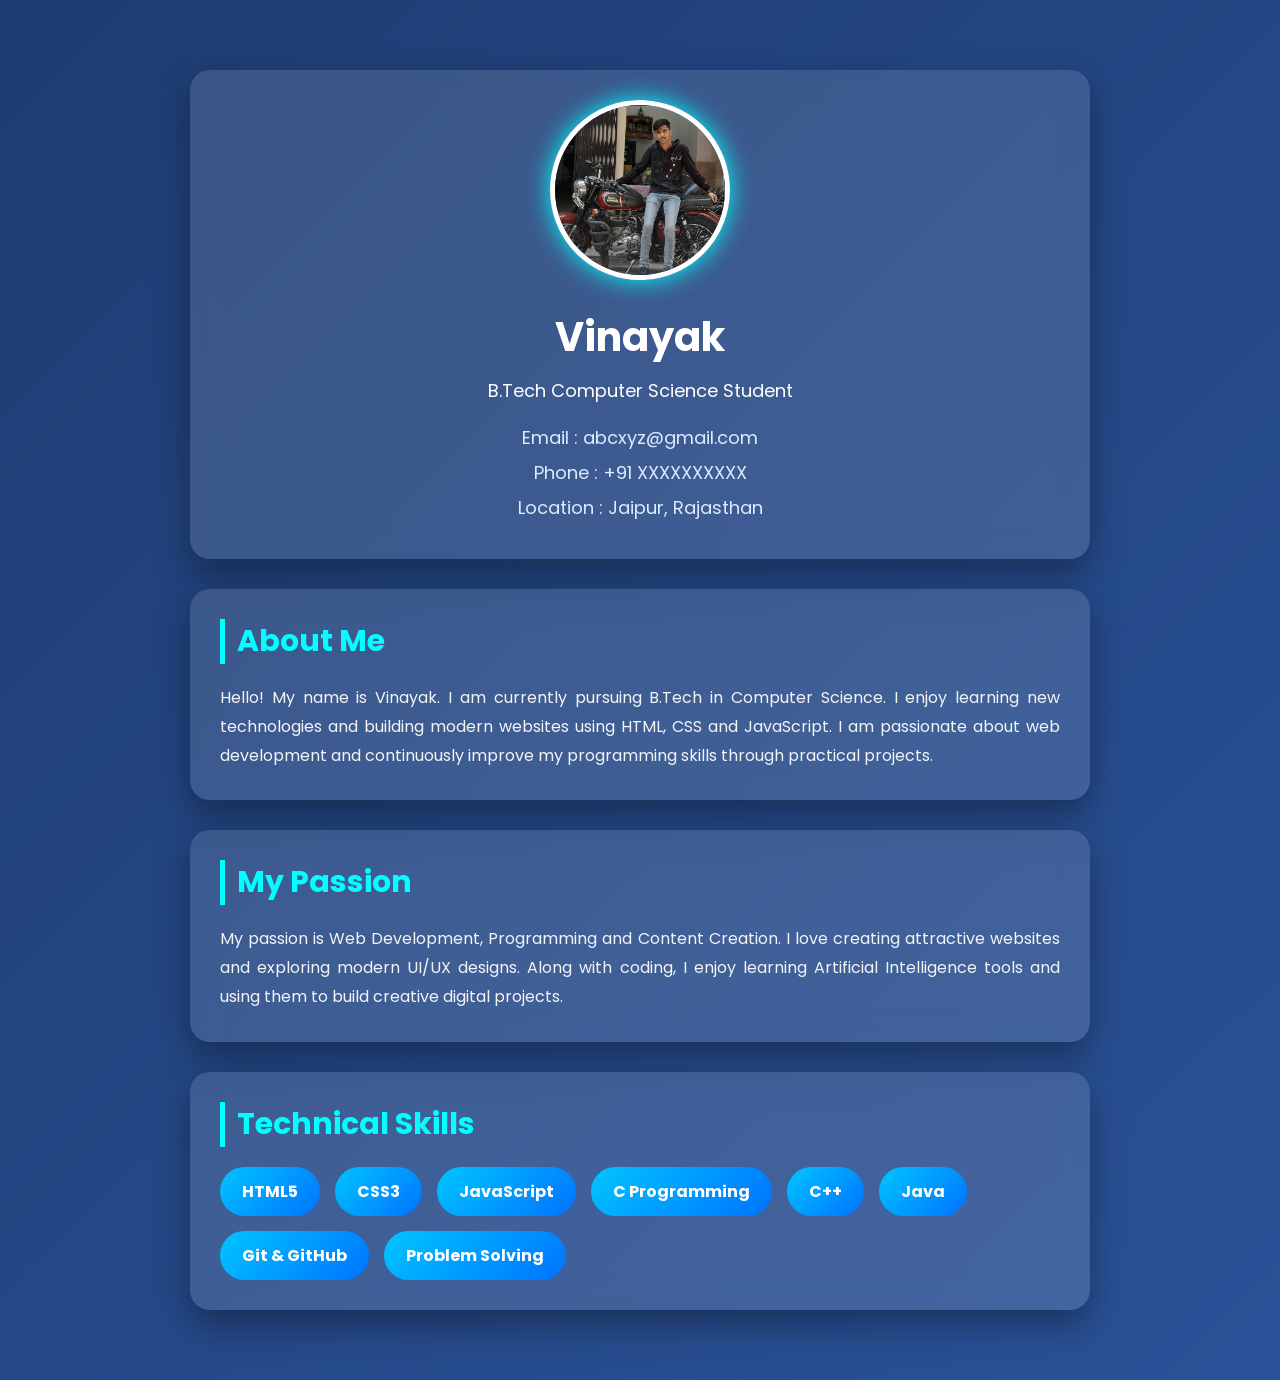
<file: 25ESKCS367/day1/index.html>
<!DOCTYPE html>
<html lang="en">
<head>
    <meta charset="UTF-8">
    <meta name="viewport" content="width=device-width, initial-scale=1.0">
    <title>My Portfolio</title>

    <link rel="stylesheet" href="style.css">
</head>
<body>

    <!-- Profile Section -->

    <section class="profile">

        <img src="vinayak.jpeg" alt="Profile Photo">

        <h1>Vinayak</h1>

        <p>B.Tech Computer Science Student</p>

        <div class="contact">

            <p>Email : abcxyz@gmail.com</p>

            <p>Phone : +91 XXXXXXXXXX</p>

            <p>Location : Jaipur, Rajasthan</p>

        </div>

    </section>


    <!-- About Section -->

    <section class="about">

        <h2>About Me</h2>

        <p>
            Hello! My name is Vinayak. I am currently pursuing
            B.Tech in Computer Science. I enjoy learning new technologies
            and building modern websites using HTML, CSS and JavaScript.
            I am passionate about web development and continuously improve
            my programming skills through practical projects.
        </p>

    </section>


    <!-- Passion Section -->

    <section class="passion">

        <h2>My Passion</h2>

        <p>
            My passion is Web Development, Programming and Content Creation.
            I love creating attractive websites and exploring modern UI/UX
            designs. Along with coding, I enjoy learning Artificial Intelligence
            tools and using them to build creative digital projects.
        </p>

    </section>


    <!-- Skills Section -->

    <section class="skills">

        <h2>Technical Skills</h2>

        <ul>

            <li>HTML5</li>

            <li>CSS3</li>

            <li>JavaScript</li>

            <li>C Programming</li>

            <li>C++</li>

            <li>Java</li>

            <li>Git & GitHub</li>

            <li>Problem Solving</li>

        </ul>

    </section>

</body>
</html>
</file>
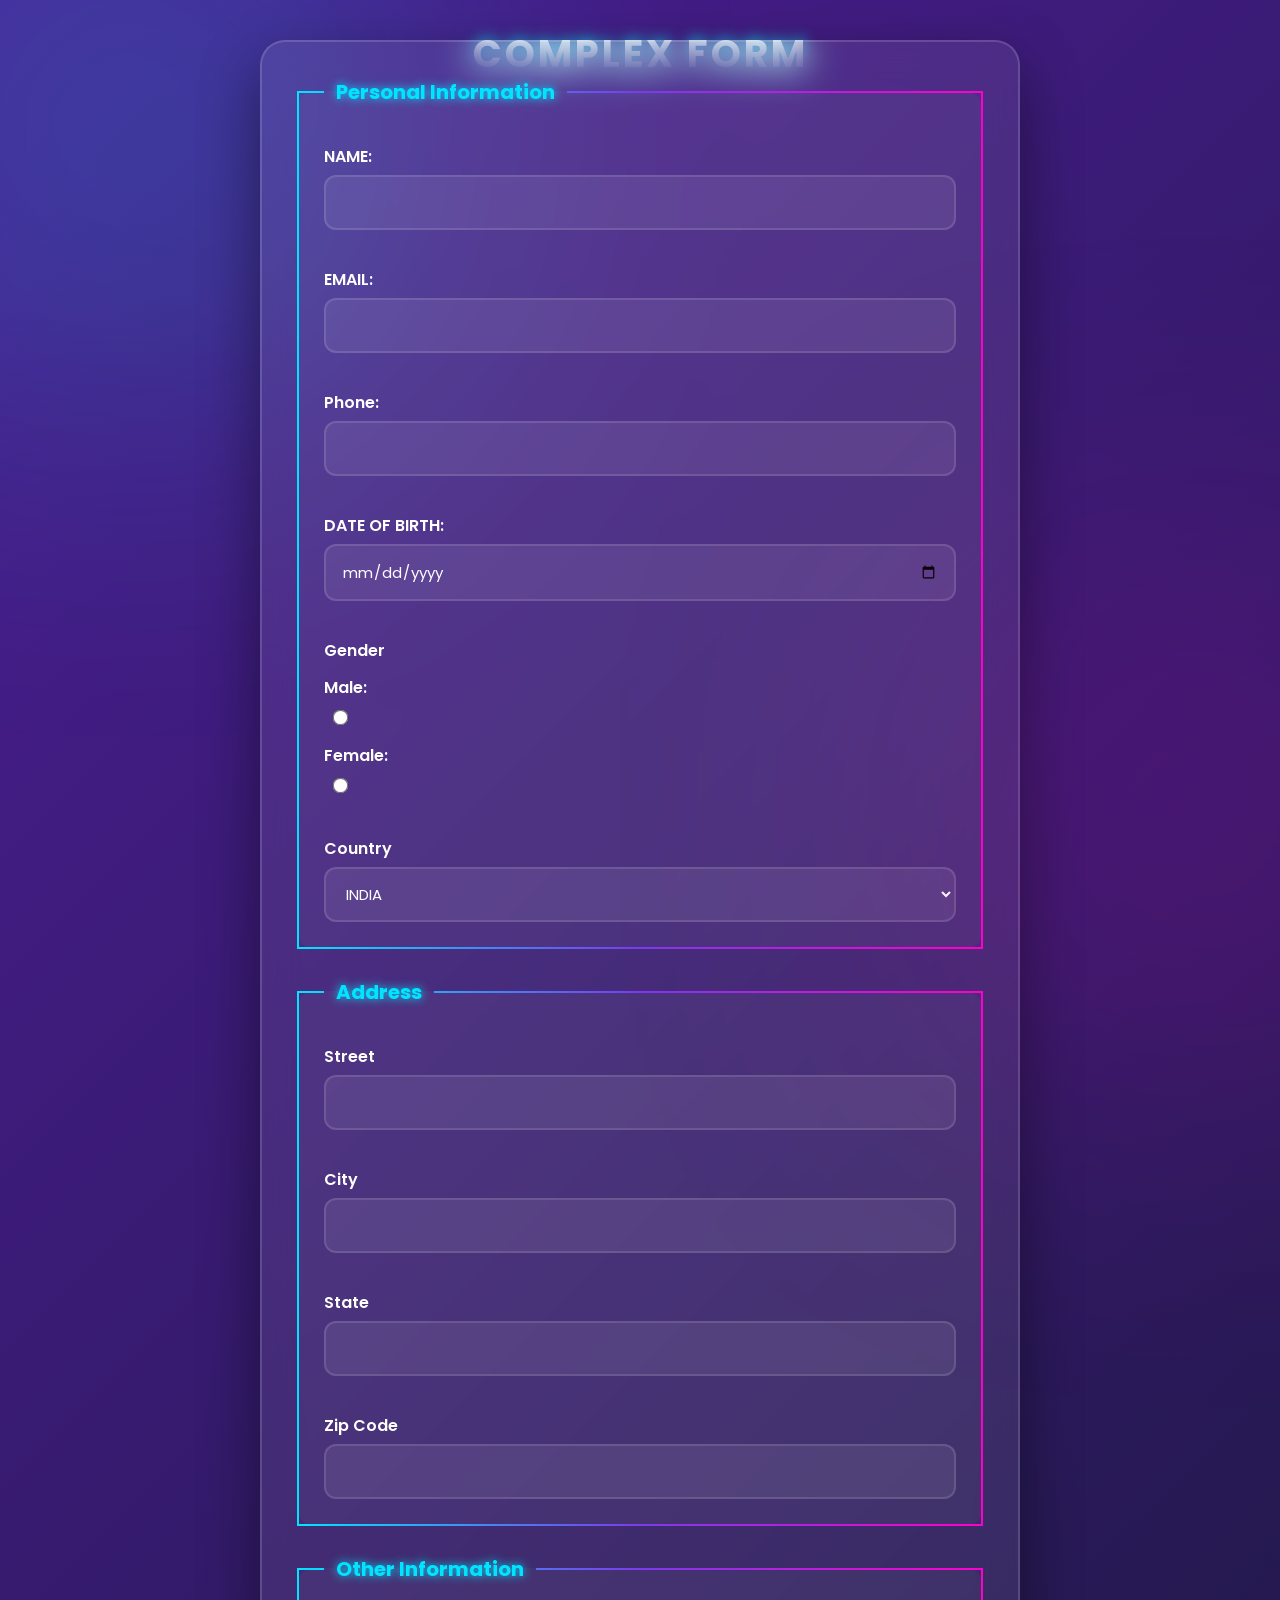
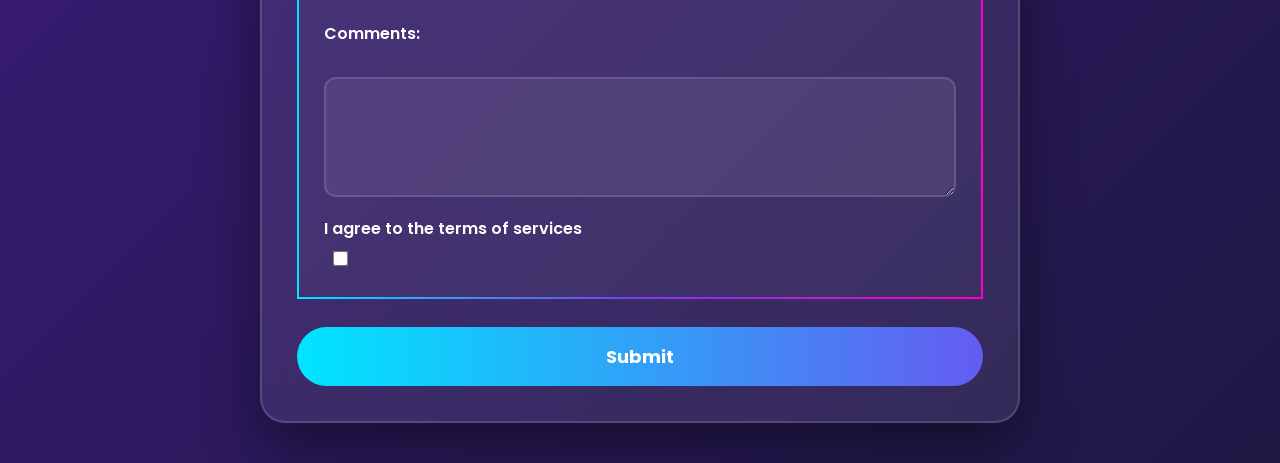
<file: 25ESKCS367/day2/index.html>
<!DOCTYPE html>
<html lang="en">
<head>
  <meta charset="UTF-8">
  <meta name="viewport" content="width=device-width, initial-scale=1.0">
  <link rel="stylesheet" href="style.css">
  <title>Document</title>
</head>
<body>
  <h2>COMPLEX FORM</h2>
<form>

    <fieldset>
        <legend>Personal Information</legend>

        <label for="name">NAME:</label>
        <input type="text" name="name" id="name">

        <br><br>

        <label for="email">EMAIL:</label>
        <input type="text" name="email" id="email">

        <br><br>

        <label for="phone">Phone:</label>
        <input type="tel" name="phone" id="phone">

        <br><br>

        <label for="date">DATE OF BIRTH:</label>
        <input type="date" name="date" id="date">
        
        <br><br>

        <span>Gender</span>

        <label for="radio1">Male:</label>
        <input type="radio"  name="radio" id="radio1">

        <label for="radio2">Female:</label>
        <input type="radio"  name="radio" id="radio2">

        <br><br>

        <label for="country">Country</label>
        <select name="country" id="country">
            <option value="india">INDIA</option>
            <option value="usa">USA</option>
            <option value="uk">UK</option>
            <option value="china">CHINA</option>
        </select>

    </fieldset>

    <fieldset>
        <legend>Address</legend>

        <label for="address">Street</label>
        <input type="text" name="address" id="address">

        <br><br>

        <label for="city">City</label>
        <input type="text" name="city" id="city">

        <br><br>

        <label for="state">State</label>
        <input type="text" name="state" id="state">

        <br><br>

        <label for="code">Zip Code</label>
        <input type="text" name="code" id="code">

    </fieldset>

    <fieldset>
        <legend>Other Information</legend>

        <label for="textarea">Comments:</label>
        <br>
        <textarea name="textarea" id="textarea" cols="30" rows="3"></textarea>
        <br>
        <label for="x">I agree to the terms of services</label>
        <input type="checkbox" name="x" id="x">
    </fieldset>

        

        <input type="submit" name="submit">

   

</form>
</body>
</html>
</file>
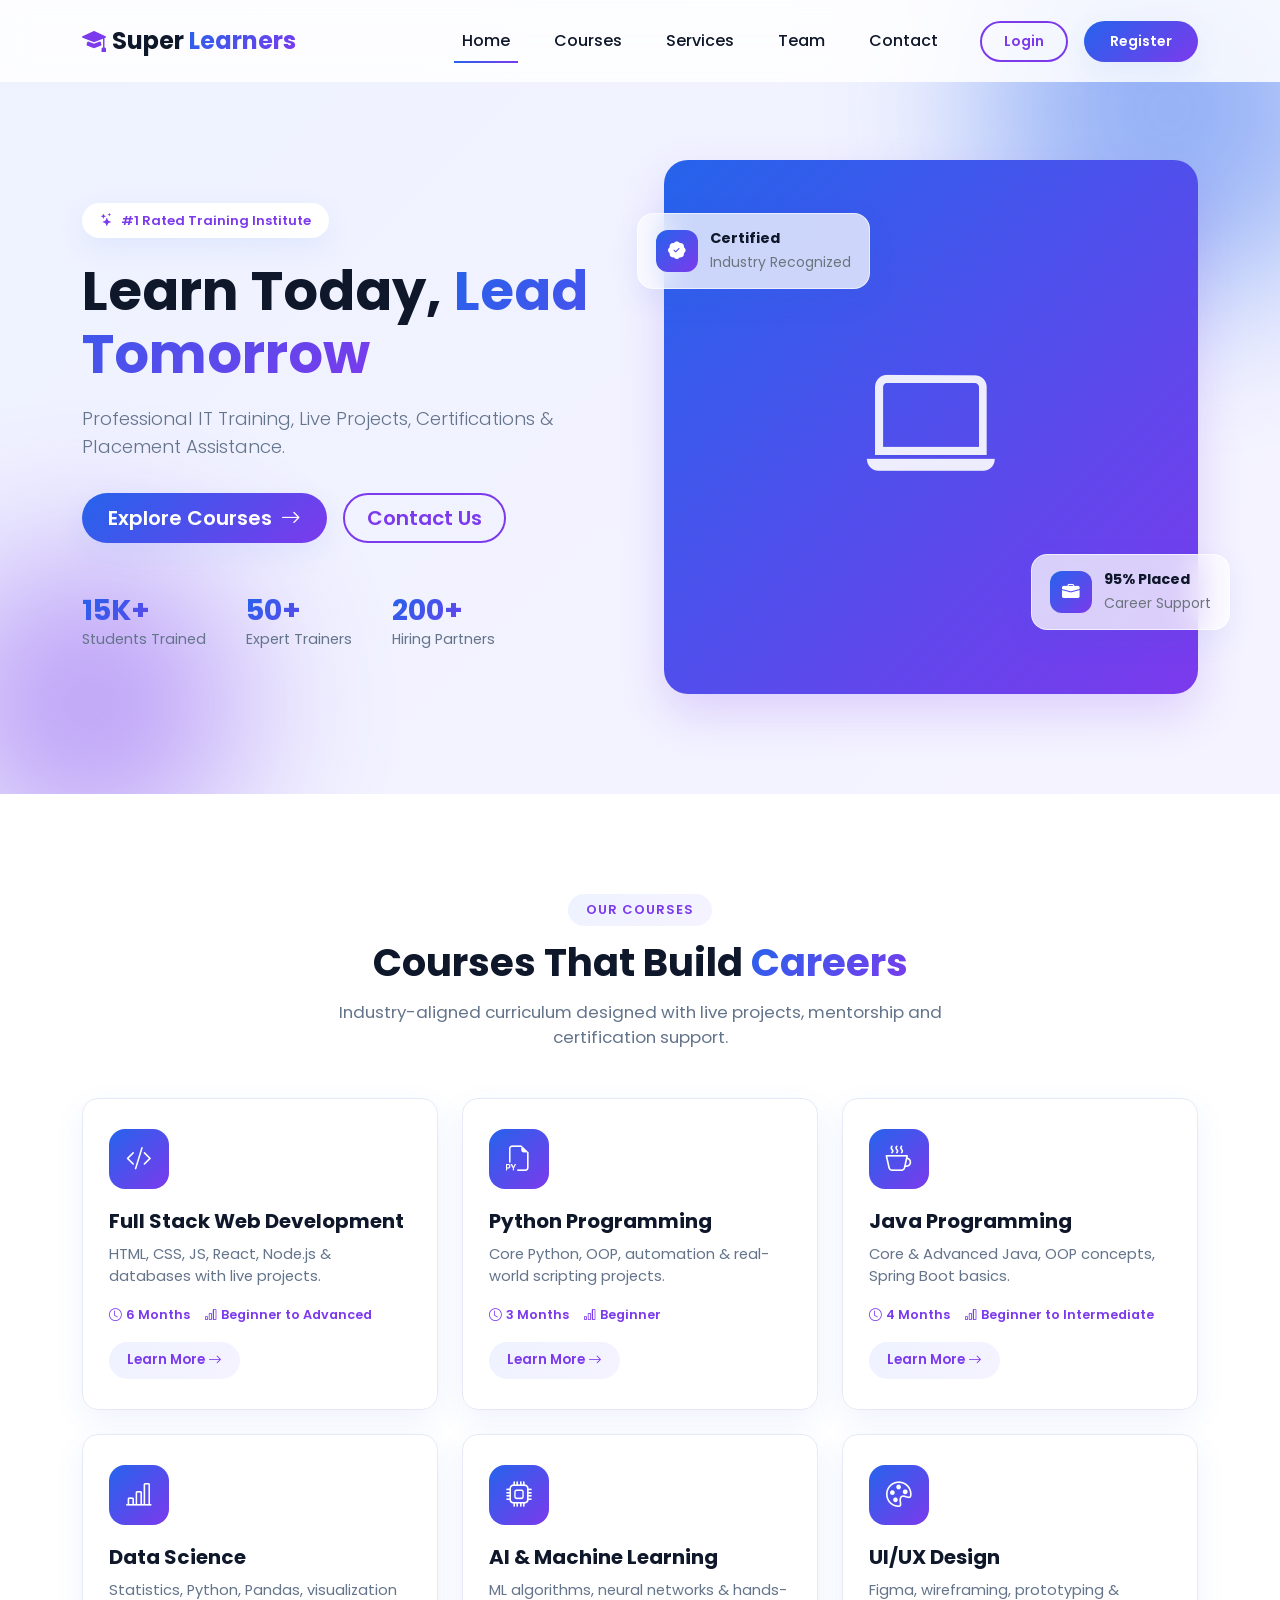
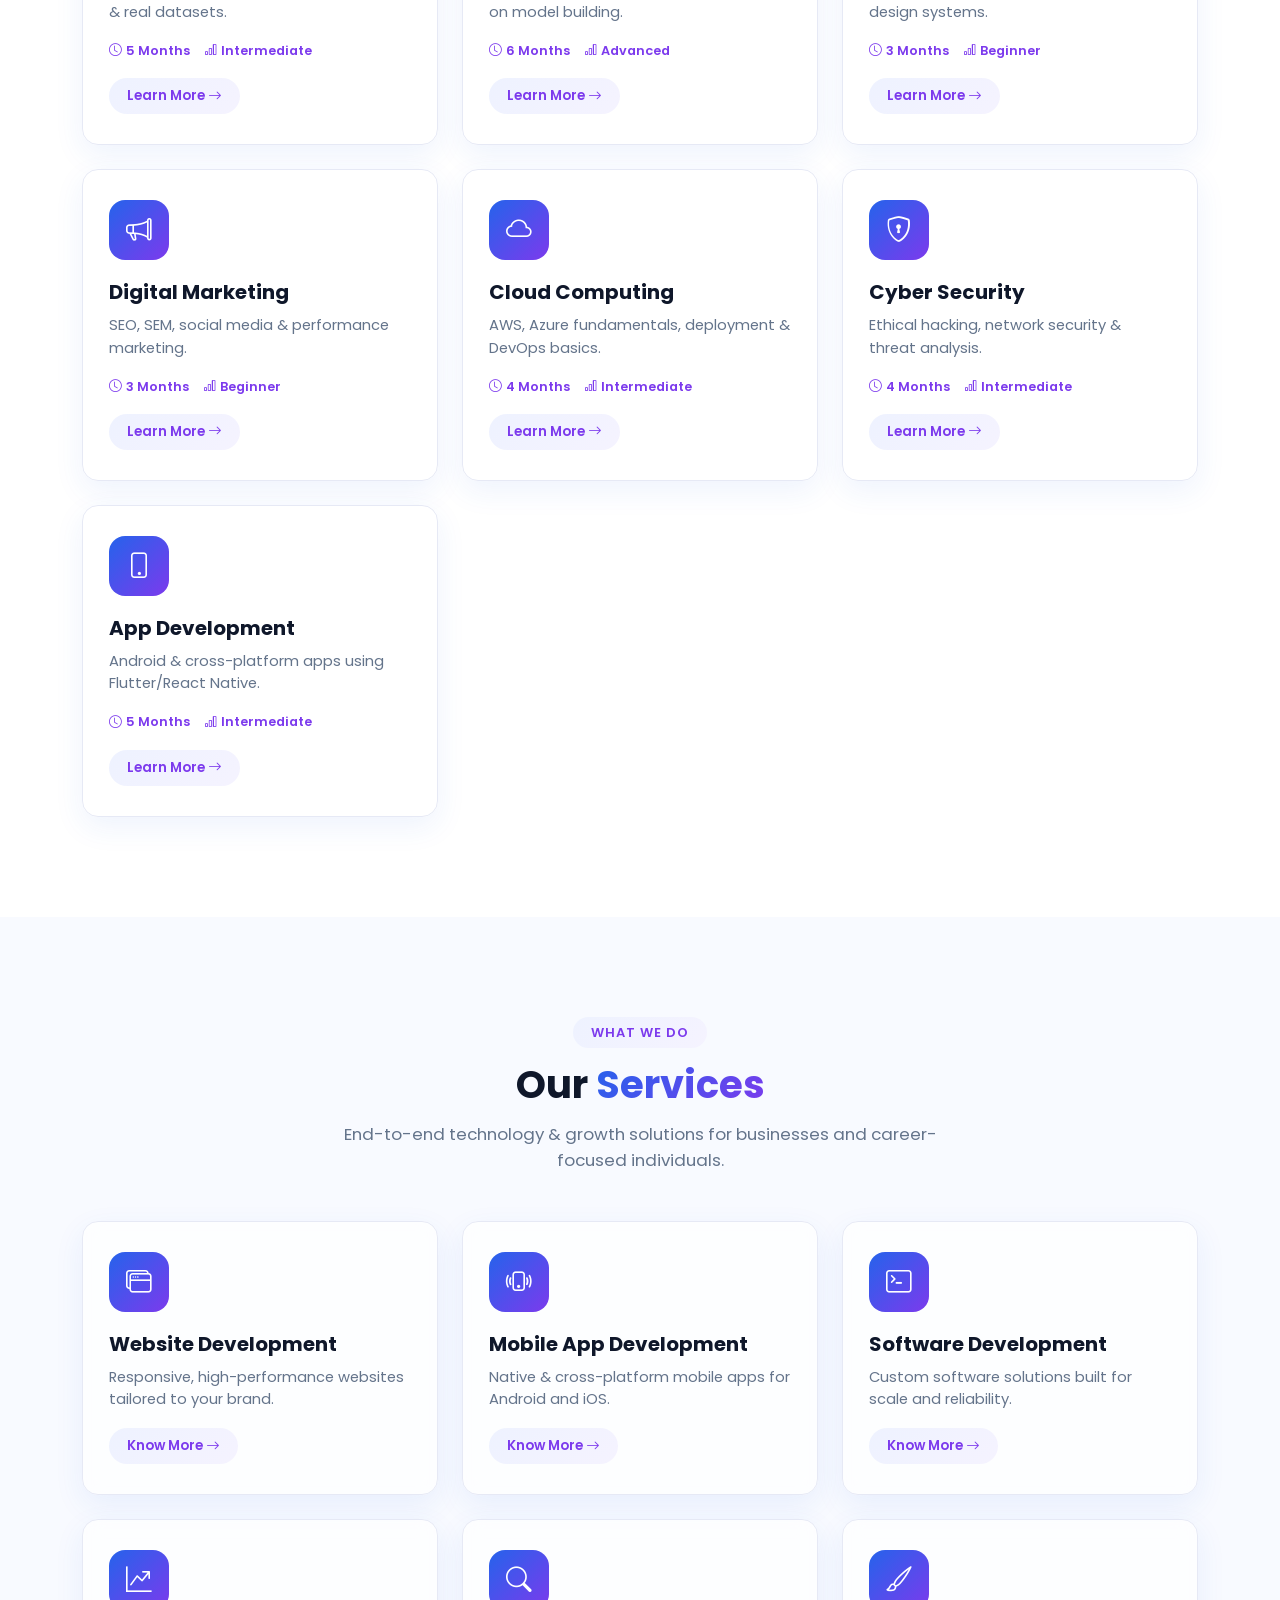
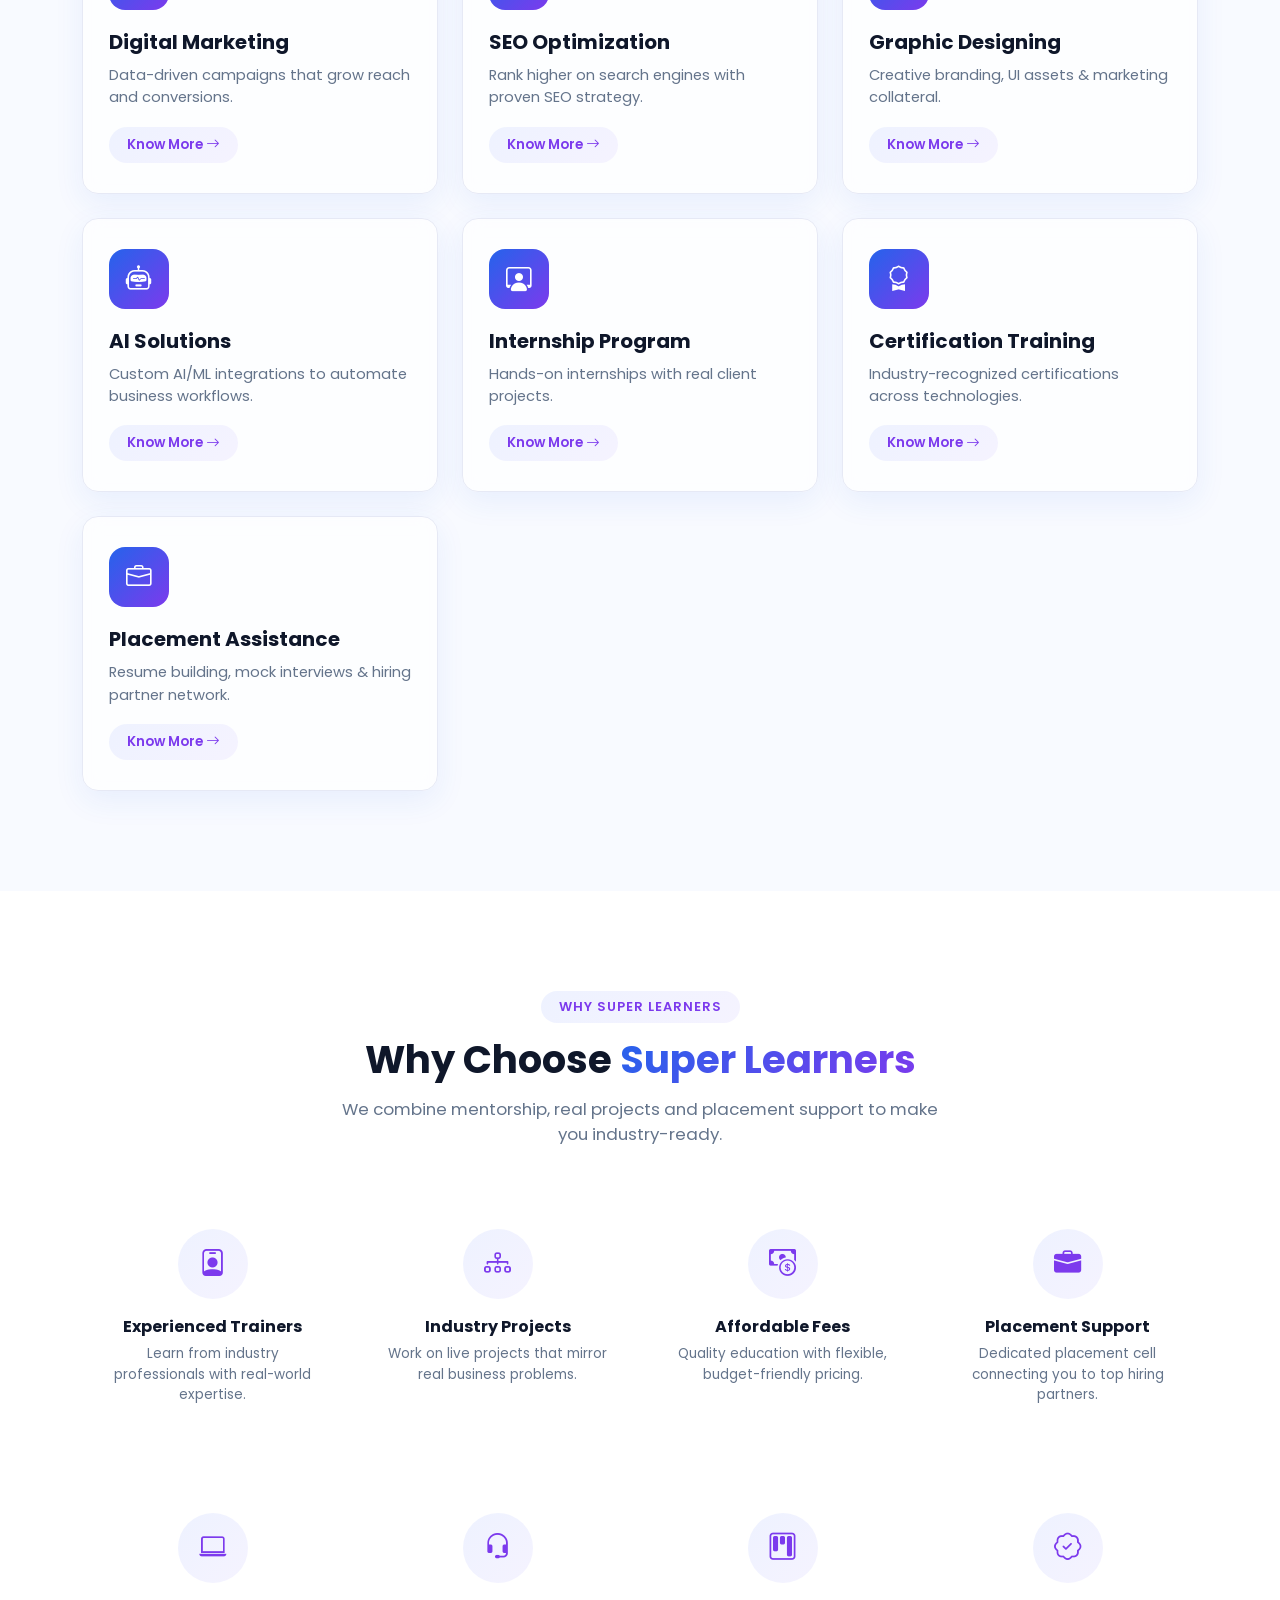
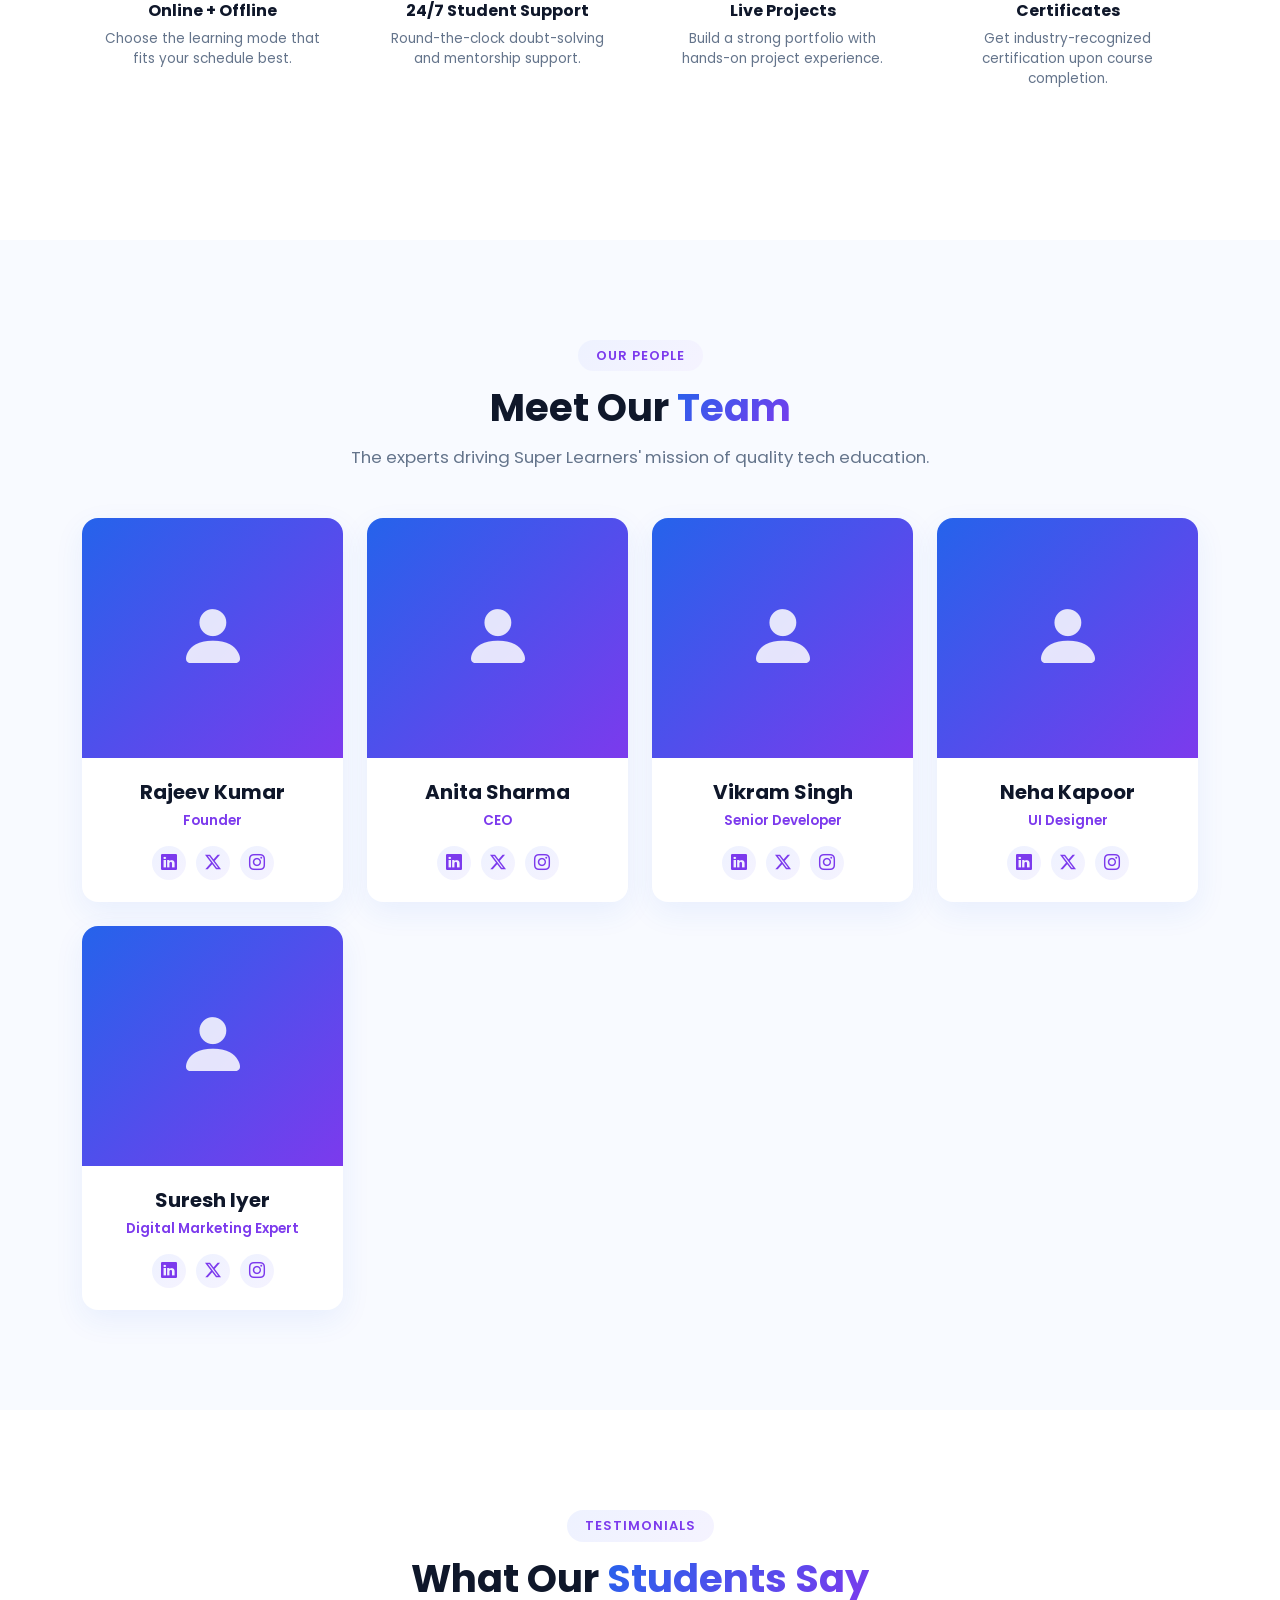
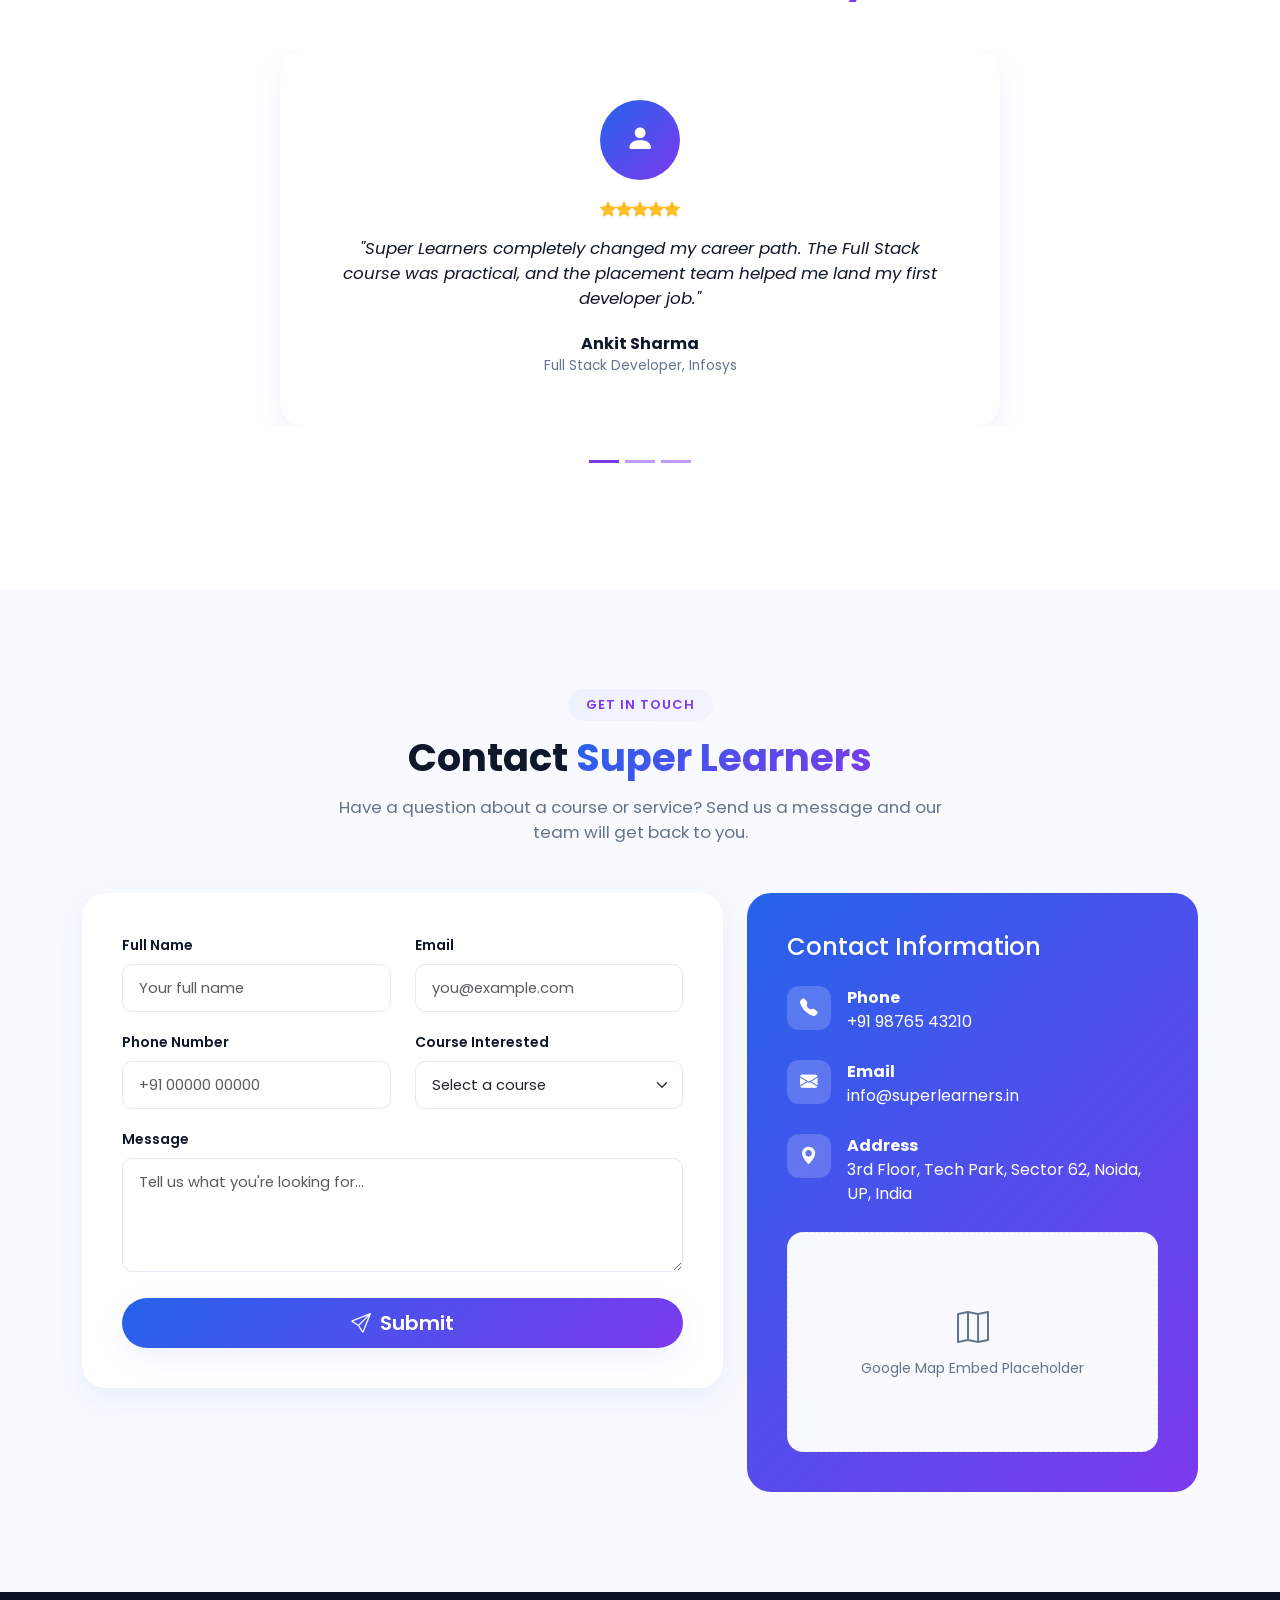
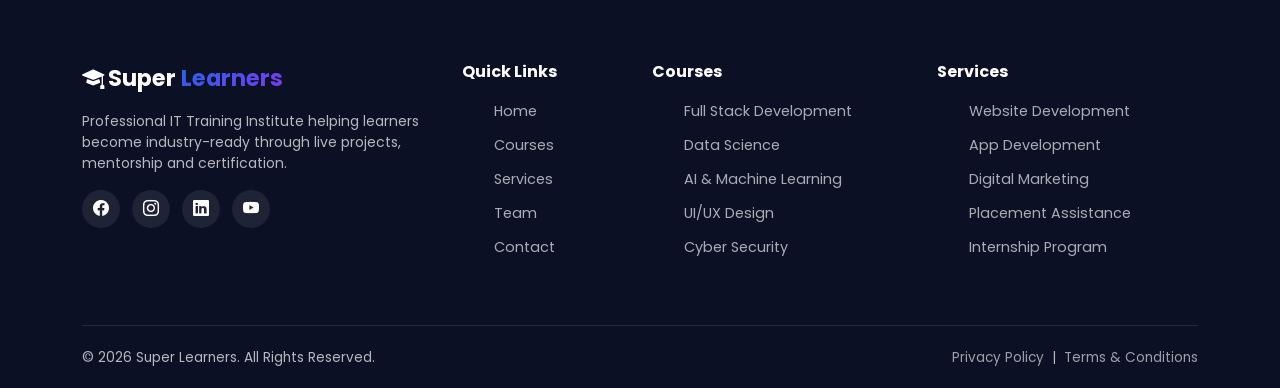
<file: 25ESKCS367/day3/index.html>
<!DOCTYPE html>
<html lang="en">
<head>
<meta charset="UTF-8">
<meta name="viewport" content="width=device-width, initial-scale=1.0">
<title>Super Learners | Professional IT Training Institute</title>
<meta name="description" content="Super Learners — Professional IT Training, Live Projects, Certifications & Placement Assistance.">

<!-- Google Fonts -->
<link rel="preconnect" href="https://fonts.googleapis.com">
<link href="https://fonts.googleapis.com/css2?family=Poppins:wght@300;400;500;600;700;800&display=swap" rel="stylesheet">

<!-- Bootstrap 5 CDN -->
<link href="https://cdn.jsdelivr.net/npm/bootstrap@5.3.3/dist/css/bootstrap.min.css" rel="stylesheet">

<!-- Bootstrap Icons -->
<link rel="stylesheet" href="https://cdn.jsdelivr.net/npm/bootstrap-icons@1.11.3/font/bootstrap-icons.css">

<!-- Custom CSS -->
<link rel="stylesheet" href="style.css">
</head>
<body>

<!-- ============ PRELOADER ============ -->
<div id="preloader">
  <div class="loader-ring"></div>
</div>

<!-- ============ NAVBAR ============ -->
<nav class="navbar navbar-expand-lg fixed-top" id="mainNavbar">
  <div class="container">
    <a class="navbar-brand" href="#home"><i class="bi bi-mortarboard-fill"></i>Super <span>Learners</span></a>
    <button class="navbar-toggler border-0" type="button" data-bs-toggle="collapse" data-bs-target="#navbarContent">
      <i class="bi bi-list fs-2"></i>
    </button>
    <div class="collapse navbar-collapse justify-content-end" id="navbarContent">
      <ul class="navbar-nav align-items-lg-center gap-lg-2">
        <li class="nav-item"><a class="nav-link active" href="#home">Home</a></li>
        <li class="nav-item"><a class="nav-link" href="#courses">Courses</a></li>
        <li class="nav-item"><a class="nav-link" href="#services">Services</a></li>
        <li class="nav-item"><a class="nav-link" href="#team">Team</a></li>
        <li class="nav-item"><a class="nav-link" href="#contact">Contact</a></li>
        <li class="nav-item mt-2 mt-lg-0 ms-lg-3"><a href="#" class="btn btn-outline-gradient btn-sm">Login</a></li>
        <li class="nav-item mt-2 mt-lg-0 ms-lg-2"><a href="#" class="btn btn-gradient btn-sm">Register</a></li>
      </ul>
    </div>
  </div>
</nav>

<!-- ============ HERO SECTION ============ -->
<section class="hero" id="home">
  <div class="hero-blob blob-1"></div>
  <div class="hero-blob blob-2"></div>
  <div class="container">
    <div class="row align-items-center g-5">
      <div class="col-lg-6">
        <span class="hero-badge"><i class="bi bi-stars"></i> #1 Rated Training Institute</span>
        <h1>Learn Today, <span class="text-gradient">Lead Tomorrow</span></h1>
        <p class="lead">Professional IT Training, Live Projects, Certifications &amp; Placement Assistance.</p>
        <div class="d-flex flex-wrap gap-3">
          <a href="#courses" class="btn btn-gradient btn-lg">Explore Courses <i class="bi bi-arrow-right ms-1"></i></a>
          <a href="#contact" class="btn btn-outline-gradient btn-lg">Contact Us</a>
        </div>
        <div class="hero-stats">
          <div>
            <h3 class="text-gradient">15K+</h3>
            <span>Students Trained</span>
          </div>
          <div>
            <h3 class="text-gradient">50+</h3>
            <span>Expert Trainers</span>
          </div>
          <div>
            <h3 class="text-gradient">200+</h3>
            <span>Hiring Partners</span>
          </div>
        </div>
      </div>
      <div class="col-lg-6">
        <div class="hero-illustration">
          <div class="hero-main-visual">
            <i class="bi bi-laptop"></i>
          </div>
          <div class="hero-card-float card-float-1">
            <i class="bi bi-patch-check-fill"></i>
            <div>
              <strong class="d-block" style="font-size:0.9rem;">Certified</strong>
              <small class="text-secondary">Industry Recognized</small>
            </div>
          </div>
          <div class="hero-card-float card-float-2">
            <i class="bi bi-briefcase-fill"></i>
            <div>
              <strong class="d-block" style="font-size:0.9rem;">95% Placed</strong>
              <small class="text-secondary">Career Support</small>
            </div>
          </div>
        </div>
      </div>
    </div>
  </div>
</section>

<!-- ============ COURSES SECTION ============ -->
<section id="courses">
  <div class="container">
    <div class="text-center mb-5 reveal">
      <span class="section-tag">Our Courses</span>
      <h2 class="section-heading">Courses That Build <span class="text-gradient">Careers</span></h2>
      <p class="section-sub mx-auto">Industry-aligned curriculum designed with live projects, mentorship and certification support.</p>
    </div>
    <div class="row g-4" id="courseGrid">
      <!-- Course cards injected via loop below (static markup) -->
    </div>
  </div>
</section>

<!-- ============ SERVICES SECTION ============ -->
<section id="services" class="bg-light-section">
  <div class="container">
    <div class="text-center mb-5 reveal">
      <span class="section-tag">What We Do</span>
      <h2 class="section-heading">Our <span class="text-gradient">Services</span></h2>
      <p class="section-sub mx-auto">End-to-end technology &amp; growth solutions for businesses and career-focused individuals.</p>
    </div>
    <div class="row g-4" id="serviceGrid"></div>
  </div>
</section>

<!-- ============ WHY CHOOSE US ============ -->
<section id="why">
  <div class="container">
    <div class="text-center mb-5 reveal">
      <span class="section-tag">Why Super Learners</span>
      <h2 class="section-heading">Why Choose <span class="text-gradient">Super Learners</span></h2>
      <p class="section-sub mx-auto">We combine mentorship, real projects and placement support to make you industry-ready.</p>
    </div>
    <div class="row g-4" id="whyGrid"></div>
  </div>
</section>

<!-- ============ TEAM SECTION ============ -->
<section id="team" class="bg-light-section">
  <div class="container">
    <div class="text-center mb-5 reveal">
      <span class="section-tag">Our People</span>
      <h2 class="section-heading">Meet Our <span class="text-gradient">Team</span></h2>
      <p class="section-sub mx-auto">The experts driving Super Learners' mission of quality tech education.</p>
    </div>
    <div class="row g-4" id="teamGrid"></div>
  </div>
</section>

<!-- ============ TESTIMONIALS ============ -->
<section id="testimonials">
  <div class="container">
    <div class="text-center mb-5 reveal">
      <span class="section-tag">Testimonials</span>
      <h2 class="section-heading">What Our <span class="text-gradient">Students Say</span></h2>
    </div>
    <div id="testimonialCarousel" class="carousel slide reveal" data-bs-ride="carousel">
      <div class="carousel-inner">

        <div class="carousel-item active">
          <div class="testimonial-card">
            <div class="testimonial-img"><i class="bi bi-person-fill"></i></div>
            <div class="testimonial-stars">
              <i class="bi bi-star-fill"></i><i class="bi bi-star-fill"></i><i class="bi bi-star-fill"></i><i class="bi bi-star-fill"></i><i class="bi bi-star-fill"></i>
            </div>
            <p class="testimonial-text">"Super Learners completely changed my career path. The Full Stack course was practical, and the placement team helped me land my first developer job."</p>
            <div class="testimonial-name">Ankit Sharma</div>
            <div class="testimonial-role">Full Stack Developer, Infosys</div>
          </div>
        </div>

        <div class="carousel-item">
          <div class="testimonial-card">
            <div class="testimonial-img"><i class="bi bi-person-fill"></i></div>
            <div class="testimonial-stars">
              <i class="bi bi-star-fill"></i><i class="bi bi-star-fill"></i><i class="bi bi-star-fill"></i><i class="bi bi-star-fill"></i><i class="bi bi-star-fill"></i>
            </div>
            <p class="testimonial-text">"The Data Science program gave me real project experience with actual datasets. Trainers were always available for doubts, even after class hours."</p>
            <div class="testimonial-name">Priya Verma</div>
            <div class="testimonial-role">Data Analyst, TCS</div>
          </div>
        </div>

        <div class="carousel-item">
          <div class="testimonial-card">
            <div class="testimonial-img"><i class="bi bi-person-fill"></i></div>
            <div class="testimonial-stars">
              <i class="bi bi-star-fill"></i><i class="bi bi-star-fill"></i><i class="bi bi-star-fill"></i><i class="bi bi-star-fill"></i><i class="bi bi-star-fill"></i>
            </div>
            <p class="testimonial-text">"Affordable fees, flexible online + offline classes, and a certificate that actually got noticed by recruiters. Highly recommend Super Learners."</p>
            <div class="testimonial-name">Rahul Mehta</div>
            <div class="testimonial-role">UI/UX Designer, Freelancer</div>
          </div>
        </div>

      </div>
      <button class="carousel-control-prev" type="button" data-bs-target="#testimonialCarousel" data-bs-slide="prev">
        <span class="carousel-control-prev-icon"></span>
      </button>
      <button class="carousel-control-next" type="button" data-bs-target="#testimonialCarousel" data-bs-slide="next">
        <span class="carousel-control-next-icon"></span>
      </button>
      <div class="carousel-indicators position-relative mt-4">
        <button type="button" data-bs-target="#testimonialCarousel" data-bs-slide-to="0" class="active"></button>
        <button type="button" data-bs-target="#testimonialCarousel" data-bs-slide-to="1"></button>
        <button type="button" data-bs-target="#testimonialCarousel" data-bs-slide-to="2"></button>
      </div>
    </div>
  </div>
</section>

<!-- ============ CONTACT SECTION ============ -->
<section id="contact" class="bg-light-section">
  <div class="container">
    <div class="text-center mb-5 reveal">
      <span class="section-tag">Get In Touch</span>
      <h2 class="section-heading">Contact <span class="text-gradient">Super Learners</span></h2>
      <p class="section-sub mx-auto">Have a question about a course or service? Send us a message and our team will get back to you.</p>
    </div>
    <div class="row g-4">
      <div class="col-lg-7 reveal">
        <div class="contact-form-card">
          <form id="contactForm">
            <div class="row">
              <div class="col-md-6">
                <label class="form-label small fw-semibold">Full Name</label>
                <input type="text" class="form-control" placeholder="Your full name" required>
              </div>
              <div class="col-md-6">
                <label class="form-label small fw-semibold">Email</label>
                <input type="email" class="form-control" placeholder="you@example.com" required>
              </div>
            </div>
            <div class="row">
              <div class="col-md-6">
                <label class="form-label small fw-semibold">Phone Number</label>
                <input type="tel" class="form-control" placeholder="+91 00000 00000" required>
              </div>
              <div class="col-md-6">
                <label class="form-label small fw-semibold">Course Interested</label>
                <select class="form-control form-select" required>
                  <option value="" selected disabled>Select a course</option>
                  <option>Full Stack Web Development</option>
                  <option>Python Programming</option>
                  <option>Java Programming</option>
                  <option>Data Science</option>
                  <option>AI &amp; Machine Learning</option>
                  <option>UI/UX Design</option>
                  <option>Digital Marketing</option>
                  <option>Cloud Computing</option>
                  <option>Cyber Security</option>
                  <option>App Development</option>
                </select>
              </div>
            </div>
            <label class="form-label small fw-semibold">Message</label>
            <textarea class="form-control" rows="4" placeholder="Tell us what you're looking for..." required></textarea>
            <button type="submit" class="btn btn-gradient btn-lg w-100 mt-2">
              <i class="bi bi-send me-1"></i> Submit
            </button>
          </form>
        </div>
      </div>
      <div class="col-lg-5 reveal">
        <div class="contact-info-card">
          <h4 class="mb-4">Contact Information</h4>
          <div class="contact-info-item">
            <i class="bi bi-telephone-fill"></i>
            <div>
              <strong class="d-block">Phone</strong>
              <span>+91 98765 43210</span>
            </div>
          </div>
          <div class="contact-info-item">
            <i class="bi bi-envelope-fill"></i>
            <div>
              <strong class="d-block">Email</strong>
              <span>info@superlearners.in</span>
            </div>
          </div>
          <div class="contact-info-item">
            <i class="bi bi-geo-alt-fill"></i>
            <div>
              <strong class="d-block">Address</strong>
              <span>3rd Floor, Tech Park, Sector 62, Noida, UP, India</span>
            </div>
          </div>
          <div class="map-placeholder">
            <div class="text-center">
              <i class="bi bi-map fs-2 d-block mb-1"></i>
              <small>Google Map Embed Placeholder</small>
            </div>
          </div>
        </div>
      </div>
    </div>
  </div>
</section>

<!-- ============ FOOTER ============ -->
<footer>
  <div class="container">
    <div class="row g-4">
      <div class="col-lg-4">
        <div class="footer-brand mb-3"><i class="bi bi-mortarboard-fill text-white me-1"></i>Super <span>Learners</span></div>
        <p class="small">Professional IT Training Institute helping learners become industry-ready through live projects, mentorship and certification.</p>
        <div class="footer-social mt-3">
          <a href="#"><i class="bi bi-facebook"></i></a>
          <a href="#"><i class="bi bi-instagram"></i></a>
          <a href="#"><i class="bi bi-linkedin"></i></a>
          <a href="#"><i class="bi bi-youtube"></i></a>
        </div>
      </div>
      <div class="col-lg-2 col-6">
        <h6>Quick Links</h6>
        <ul>
          <li><a href="#home">Home</a></li>
          <li><a href="#courses">Courses</a></li>
          <li><a href="#services">Services</a></li>
          <li><a href="#team">Team</a></li>
          <li><a href="#contact">Contact</a></li>
        </ul>
      </div>
      <div class="col-lg-3 col-6">
        <h6>Courses</h6>
        <ul>
          <li><a href="#courses">Full Stack Development</a></li>
          <li><a href="#courses">Data Science</a></li>
          <li><a href="#courses">AI &amp; Machine Learning</a></li>
          <li><a href="#courses">UI/UX Design</a></li>
          <li><a href="#courses">Cyber Security</a></li>
        </ul>
      </div>
      <div class="col-lg-3 col-6">
        <h6>Services</h6>
        <ul>
          <li><a href="#services">Website Development</a></li>
          <li><a href="#services">App Development</a></li>
          <li><a href="#services">Digital Marketing</a></li>
          <li><a href="#services">Placement Assistance</a></li>
          <li><a href="#services">Internship Program</a></li>
        </ul>
      </div>
    </div>
    <div class="footer-bottom d-flex flex-column flex-md-row justify-content-between align-items-center text-center gap-2">
      <span>&copy; <span id="year"></span> Super Learners. All Rights Reserved.</span>
      <span>
        <a href="#">Privacy Policy</a> &nbsp;|&nbsp; <a href="#">Terms &amp; Conditions</a>
      </span>
    </div>
  </div>
</footer>

<!-- ============ BACK TO TOP ============ -->
<button id="backToTop"><i class="bi bi-arrow-up"></i></button>

<!-- Bootstrap JS Bundle -->
<script src="https://cdn.jsdelivr.net/npm/bootstrap@5.3.3/dist/js/bootstrap.bundle.min.js"></script>
<!-- Custom JS -->
<script src="script.js"></script>

<!-- ============ DYNAMIC CARD INJECTION ============ -->
<script>
// Course data
const courses = [
  { icon: 'bi-code-slash', name: 'Full Stack Web Development', desc: 'HTML, CSS, JS, React, Node.js & databases with live projects.', duration: '6 Months', level: 'Beginner to Advanced' },
  { icon: 'bi-filetype-py', name: 'Python Programming', desc: 'Core Python, OOP, automation & real-world scripting projects.', duration: '3 Months', level: 'Beginner' },
  { icon: 'bi-cup-hot', name: 'Java Programming', desc: 'Core & Advanced Java, OOP concepts, Spring Boot basics.', duration: '4 Months', level: 'Beginner to Intermediate' },
  { icon: 'bi-bar-chart-line', name: 'Data Science', desc: 'Statistics, Python, Pandas, visualization & real datasets.', duration: '5 Months', level: 'Intermediate' },
  { icon: 'bi-cpu', name: 'AI & Machine Learning', desc: 'ML algorithms, neural networks & hands-on model building.', duration: '6 Months', level: 'Advanced' },
  { icon: 'bi-palette', name: 'UI/UX Design', desc: 'Figma, wireframing, prototyping & design systems.', duration: '3 Months', level: 'Beginner' },
  { icon: 'bi-megaphone', name: 'Digital Marketing', desc: 'SEO, SEM, social media & performance marketing.', duration: '3 Months', level: 'Beginner' },
  { icon: 'bi-cloud', name: 'Cloud Computing', desc: 'AWS, Azure fundamentals, deployment & DevOps basics.', duration: '4 Months', level: 'Intermediate' },
  { icon: 'bi-shield-lock', name: 'Cyber Security', desc: 'Ethical hacking, network security & threat analysis.', duration: '4 Months', level: 'Intermediate' },
  { icon: 'bi-phone', name: 'App Development', desc: 'Android & cross-platform apps using Flutter/React Native.', duration: '5 Months', level: 'Intermediate' }
];

const courseGrid = document.getElementById('courseGrid');
courses.forEach((c, i) => {
  courseGrid.innerHTML += `
    <div class="col-lg-4 col-md-6 reveal" style="transition-delay:${(i % 3) * 0.1}s">
      <div class="glass-card">
        <div class="card-icon"><i class="bi ${c.icon}"></i></div>
        <h5>${c.name}</h5>
        <p>${c.desc}</p>
        <div class="card-meta">
          <span><i class="bi bi-clock"></i>${c.duration}</span>
          <span><i class="bi bi-bar-chart"></i>${c.level}</span>
        </div>
        <button class="btn-card">Learn More <i class="bi bi-arrow-right"></i></button>
      </div>
    </div>`;
});

// Service data
const services = [
  { icon: 'bi-window-stack', name: 'Website Development', desc: 'Responsive, high-performance websites tailored to your brand.' },
  { icon: 'bi-phone-vibrate', name: 'Mobile App Development', desc: 'Native & cross-platform mobile apps for Android and iOS.' },
  { icon: 'bi-terminal', name: 'Software Development', desc: 'Custom software solutions built for scale and reliability.' },
  { icon: 'bi-graph-up-arrow', name: 'Digital Marketing', desc: 'Data-driven campaigns that grow reach and conversions.' },
  { icon: 'bi-search', name: 'SEO Optimization', desc: 'Rank higher on search engines with proven SEO strategy.' },
  { icon: 'bi-brush', name: 'Graphic Designing', desc: 'Creative branding, UI assets & marketing collateral.' },
  { icon: 'bi-robot', name: 'AI Solutions', desc: 'Custom AI/ML integrations to automate business workflows.' },
  { icon: 'bi-person-workspace', name: 'Internship Program', desc: 'Hands-on internships with real client projects.' },
  { icon: 'bi-award', name: 'Certification Training', desc: 'Industry-recognized certifications across technologies.' },
  { icon: 'bi-briefcase', name: 'Placement Assistance', desc: 'Resume building, mock interviews & hiring partner network.' }
];

const serviceGrid = document.getElementById('serviceGrid');
services.forEach((s, i) => {
  serviceGrid.innerHTML += `
    <div class="col-lg-4 col-md-6 reveal" style="transition-delay:${(i % 3) * 0.1}s">
      <div class="glass-card">
        <div class="card-icon"><i class="bi ${s.icon}"></i></div>
        <h5>${s.name}</h5>
        <p>${s.desc}</p>
        <button class="btn-card">Know More <i class="bi bi-arrow-right"></i></button>
      </div>
    </div>`;
});

// Why choose us data
const whyUs = [
  { icon: 'bi-person-badge', title: 'Experienced Trainers', desc: 'Learn from industry professionals with real-world expertise.' },
  { icon: 'bi-diagram-3', title: 'Industry Projects', desc: 'Work on live projects that mirror real business problems.' },
  { icon: 'bi-cash-coin', title: 'Affordable Fees', desc: 'Quality education with flexible, budget-friendly pricing.' },
  { icon: 'bi-briefcase-fill', title: 'Placement Support', desc: 'Dedicated placement cell connecting you to top hiring partners.' },
  { icon: 'bi-laptop', title: 'Online + Offline', desc: 'Choose the learning mode that fits your schedule best.' },
  { icon: 'bi-headset', title: '24/7 Student Support', desc: 'Round-the-clock doubt-solving and mentorship support.' },
  { icon: 'bi-kanban', title: 'Live Projects', desc: 'Build a strong portfolio with hands-on project experience.' },
  { icon: 'bi-patch-check', title: 'Certificates', desc: 'Get industry-recognized certification upon course completion.' }
];

const whyGrid = document.getElementById('whyGrid');
whyUs.forEach((w, i) => {
  whyGrid.innerHTML += `
    <div class="col-lg-3 col-md-6 reveal" style="transition-delay:${(i % 4) * 0.1}s">
      <div class="why-icon-card">
        <div class="why-icon"><i class="bi ${w.icon}"></i></div>
        <h6>${w.title}</h6>
        <p>${w.desc}</p>
      </div>
    </div>`;
});

// Team data
const team = [
  { name: 'Rajeev Kumar', role: 'Founder', icon: 'bi-person-fill' },
  { name: 'Anita Sharma', role: 'CEO', icon: 'bi-person-fill' },
  { name: 'Vikram Singh', role: 'Senior Developer', icon: 'bi-person-fill' },
  { name: 'Neha Kapoor', role: 'UI Designer', icon: 'bi-person-fill' },
  { name: 'Suresh Iyer', role: 'Digital Marketing Expert', icon: 'bi-person-fill' }
];

const teamGrid = document.getElementById('teamGrid');
team.forEach((t, i) => {
  teamGrid.innerHTML += `
    <div class="col-lg-3 col-md-6 reveal" style="transition-delay:${(i % 4) * 0.1}s">
      <div class="team-card">
        <div class="team-img"><i class="bi ${t.icon}"></i></div>
        <div class="team-info">
          <h5>${t.name}</h5>
          <span>${t.role}</span>
          <div class="team-social">
            <a href="#"><i class="bi bi-linkedin"></i></a>
            <a href="#"><i class="bi bi-twitter-x"></i></a>
            <a href="#"><i class="bi bi-instagram"></i></a>
          </div>
        </div>
      </div>
    </div>`;
});

// Re-observe dynamically injected reveal elements
document.querySelectorAll('.reveal').forEach(el => {
  const obs = new IntersectionObserver((entries) => {
    entries.forEach(entry => {
      if (entry.isIntersecting) {
        entry.target.classList.add('active');
        obs.unobserve(entry.target);
      }
    });
  }, { threshold: 0.1 });
  obs.observe(el);
});
</script>

</body>
</html>
</file>
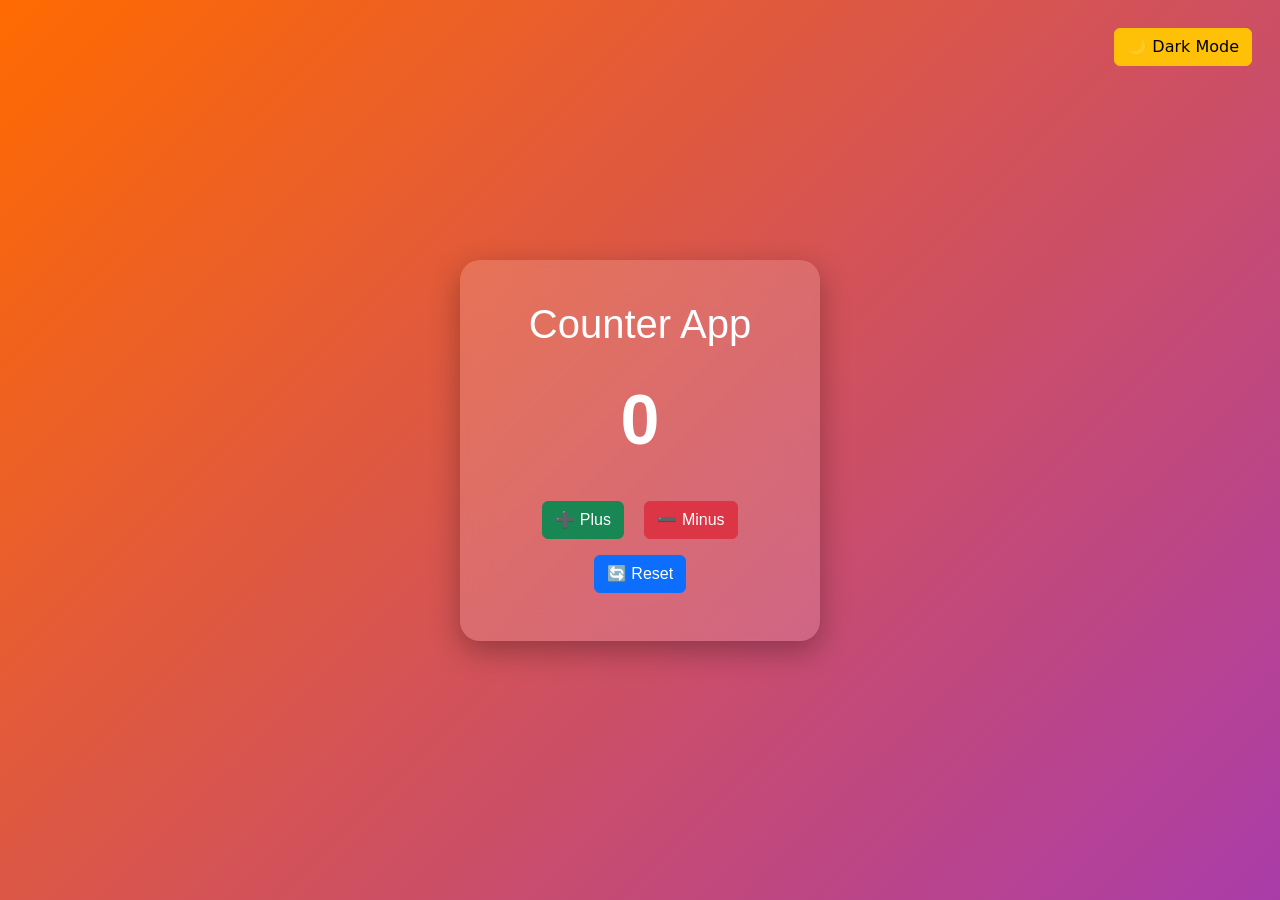
<file: 25ESKCS367/Day4/index.html>
<!DOCTYPE html>
<html lang="en">
<head>
<meta charset="UTF-8">
<meta name="viewport" content="width=device-width, initial-scale=1.0">

<title>Counter App</title>

<!-- Bootstrap -->
<link href="https://cdn.jsdelivr.net/npm/bootstrap@5.3.3/dist/css/bootstrap.min.css" rel="stylesheet">

<style>

*{
margin:0;
padding:0;
box-sizing:border-box;
font-family:Arial,Helvetica,sans-serif;
}

body{
height:100vh;
display:flex;
justify-content:center;
align-items:center;
background:linear-gradient(-45deg,#00c6ff,#0072ff,#8e2de2,#ff6a00);
background-size:400% 400%;
animation:gradient 12s ease infinite;
transition:.5s;
}

@keyframes gradient{
0%{background-position:0% 50%;}
50%{background-position:100% 50%;}
100%{background-position:0% 50%;}
}

.card-box{
background:rgba(255,255,255,.15);
backdrop-filter:blur(15px);
padding:40px;
border-radius:20px;
text-align:center;
width:360px;
box-shadow:0 10px 30px rgba(0,0,0,.3);
transition:.4s;
}

.card-box:hover{
transform:scale(1.05);
}

h1{
color:white;
margin-bottom:20px;
}

.counter{
font-size:70px;
font-weight:bold;
color:white;
margin:20px;
transition:.3s;
}

button{
margin:8px;
transition:.3s;
}

button:hover{
transform:translateY(-5px) scale(1.08);
}

.dark{
background:#111 !important;
animation:none;
}

.dark .card-box{
background:rgba(0,0,0,.6);
color:white;
}

.mode-btn{
position:absolute;
top:20px;
right:20px;
}

</style>

</head>

<body>

<button class="btn btn-warning mode-btn" id="modeBtn">
🌙 Dark Mode
</button>

<div class="card-box">

<h1>Counter App</h1>

<div class="counter" id="count">0</div>

<button class="btn btn-success" id="plus">
➕ Plus
</button>

<button class="btn btn-danger" id="minus">
➖ Minus
</button>

<button class="btn btn-primary" id="reset">
🔄 Reset
</button>

</div>

<!-- jQuery -->
<script src="https://code.jquery.com/jquery-3.7.1.min.js"></script>

<script>

let count=0;

$("#plus").click(function(){
count++;
$("#count").fadeOut(100).fadeIn(100).text(count);
});

$("#minus").click(function(){
count--;
$("#count").fadeOut(100).fadeIn(100).text(count);
});

$("#reset").click(function(){
count=0;
$("#count").fadeOut(100).fadeIn(100).text(count);
});

$("#modeBtn").click(function(){

$("body").toggleClass("dark");

if($("body").hasClass("dark")){
$(this).text("☀️ Light Mode");
}
else{
$(this).text("🌙 Dark Mode");
}

});

</script>

</body>
</html>
</file>
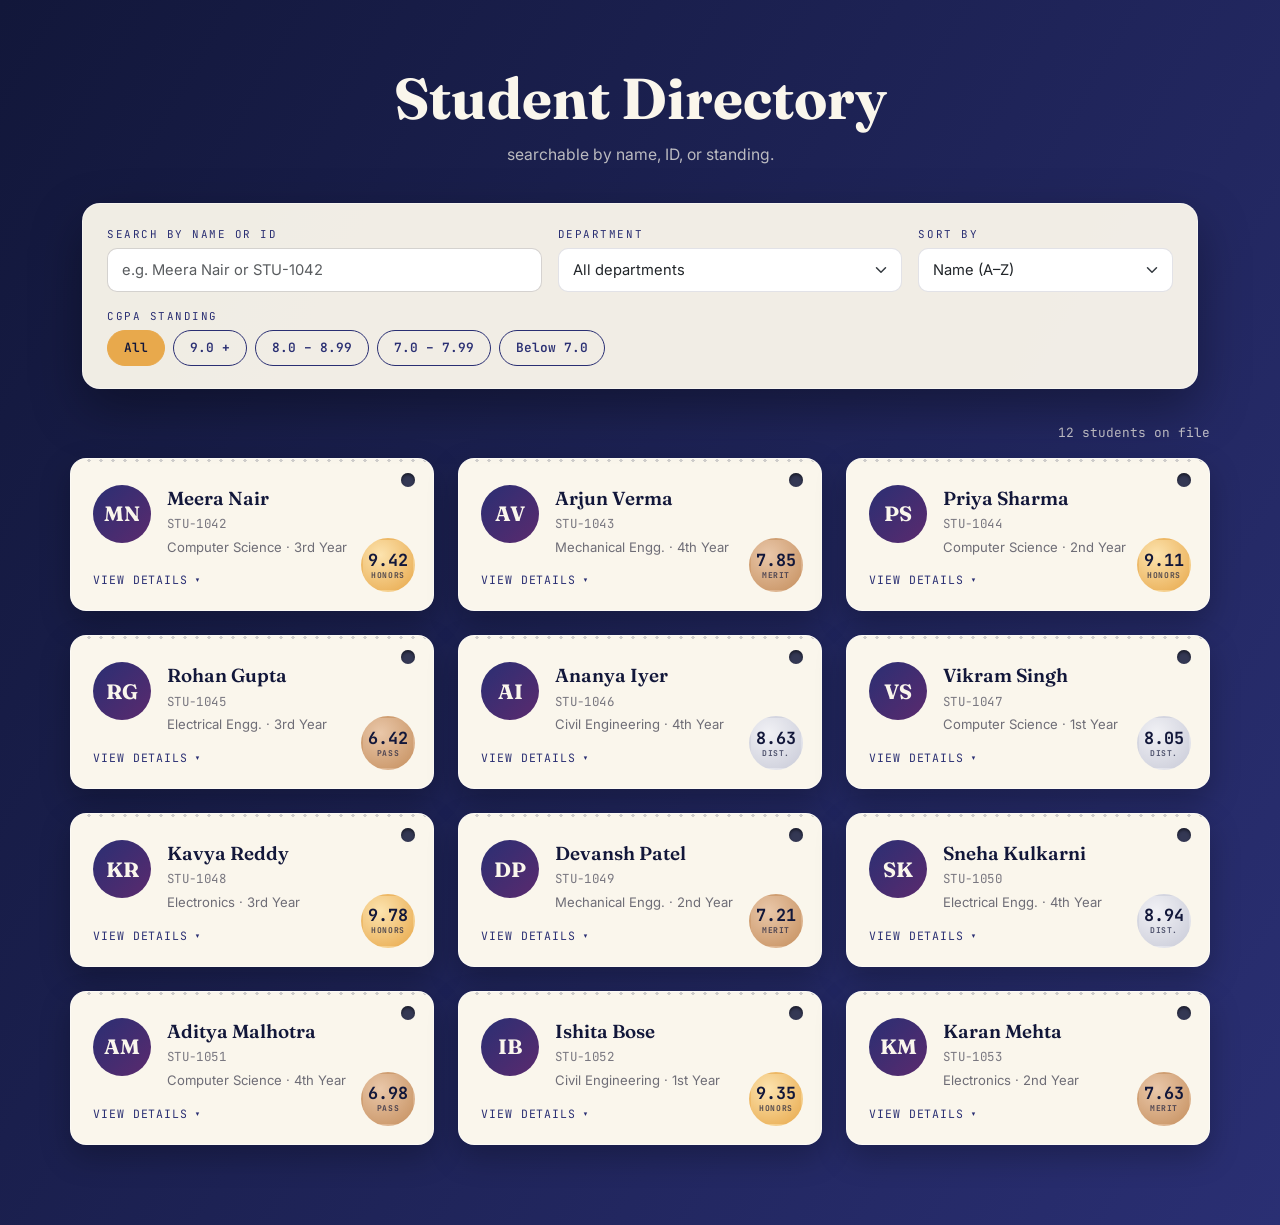
<file: 25ESKCS367/Day5/index.html>
<!DOCTYPE html>
<html lang="en">
<head>
<meta charset="UTF-8">
<meta name="viewport" content="width=device-width, initial-scale=1.0">
<title>Student Directory</title>

<link href="https://cdn.jsdelivr.net/npm/bootstrap@5.3.3/dist/css/bootstrap.min.css" rel="stylesheet">
<link rel="preconnect" href="https://fonts.googleapis.com">
<link href="https://fonts.googleapis.com/css2?family=Fraunces:opsz,wght@9..144,400;9..144,600;9..144,700&family=Inter:wght@400;500;600&family=JetBrains+Mono:wght@400;600;700&display=swap" rel="stylesheet">
<link rel="stylesheet" href="style.css">
</head>
<body>

<div class="hero">

  <h1>Student Directory</h1>
  <p>searchable by name, ID, or standing.</p>
</div>

<div class="container">
  <div class="control-panel">
    <div class="row g-3 align-items-end">
      <div class="col-md-5">
        <label class="control-label">Search by name or ID</label>
        <input type="text" id="searchInput" class="form-control" placeholder="e.g. Meera Nair or STU-1042">
      </div>
      <div class="col-md-4">
        <label class="control-label">Department</label>
        <select id="deptFilter" class="form-select">
          <option value="">All departments</option>
        </select>
      </div>
      <div class="col-md-3">
        <label class="control-label">Sort by</label>
        <select id="sortFilter" class="form-select">
          <option value="name">Name (A–Z)</option>
          <option value="cgpa-desc">CGPA (High–Low)</option>
          <option value="cgpa-asc">CGPA (Low–High)</option>
        </select>
      </div>
    </div>

    <div class="mt-3">
      <label class="control-label">CGPA standing</label>
      <div class="d-flex flex-wrap gap-2">
        <button class="cgpa-chip active" data-min="0" data-max="10">All</button>
        <button class="cgpa-chip" data-min="9" data-max="10">9.0 +</button>
        <button class="cgpa-chip" data-min="8" data-max="8.99">8.0 – 8.99</button>
        <button class="cgpa-chip" data-min="7" data-max="7.99">7.0 – 7.99</button>
        <button class="cgpa-chip" data-min="0" data-max="6.99">Below 7.0</button>
      </div>
    </div>
  </div>
</div>

<div class="container card-grid">
  <div class="d-flex justify-content-end mb-3">
    <span class="result-count"><span id="resultCount">0</span> students on file</span>
  </div>
  <div class="row g-4" id="cardContainer"></div>
  <div class="empty-state d-none" id="emptyState">
    No matching entries.
    <div class="sub">Try a different name, ID, or CGPA range.</div>
  </div>
</div>

<script src="https://cdn.jsdelivr.net/npm/jquery@3.7.1/dist/jquery.min.js"></script>
<script src="https://cdn.jsdelivr.net/npm/bootstrap@5.3.3/dist/js/bootstrap.bundle.min.js"></script>
<script src="script.js"></script>

</body>
</html>
</file>
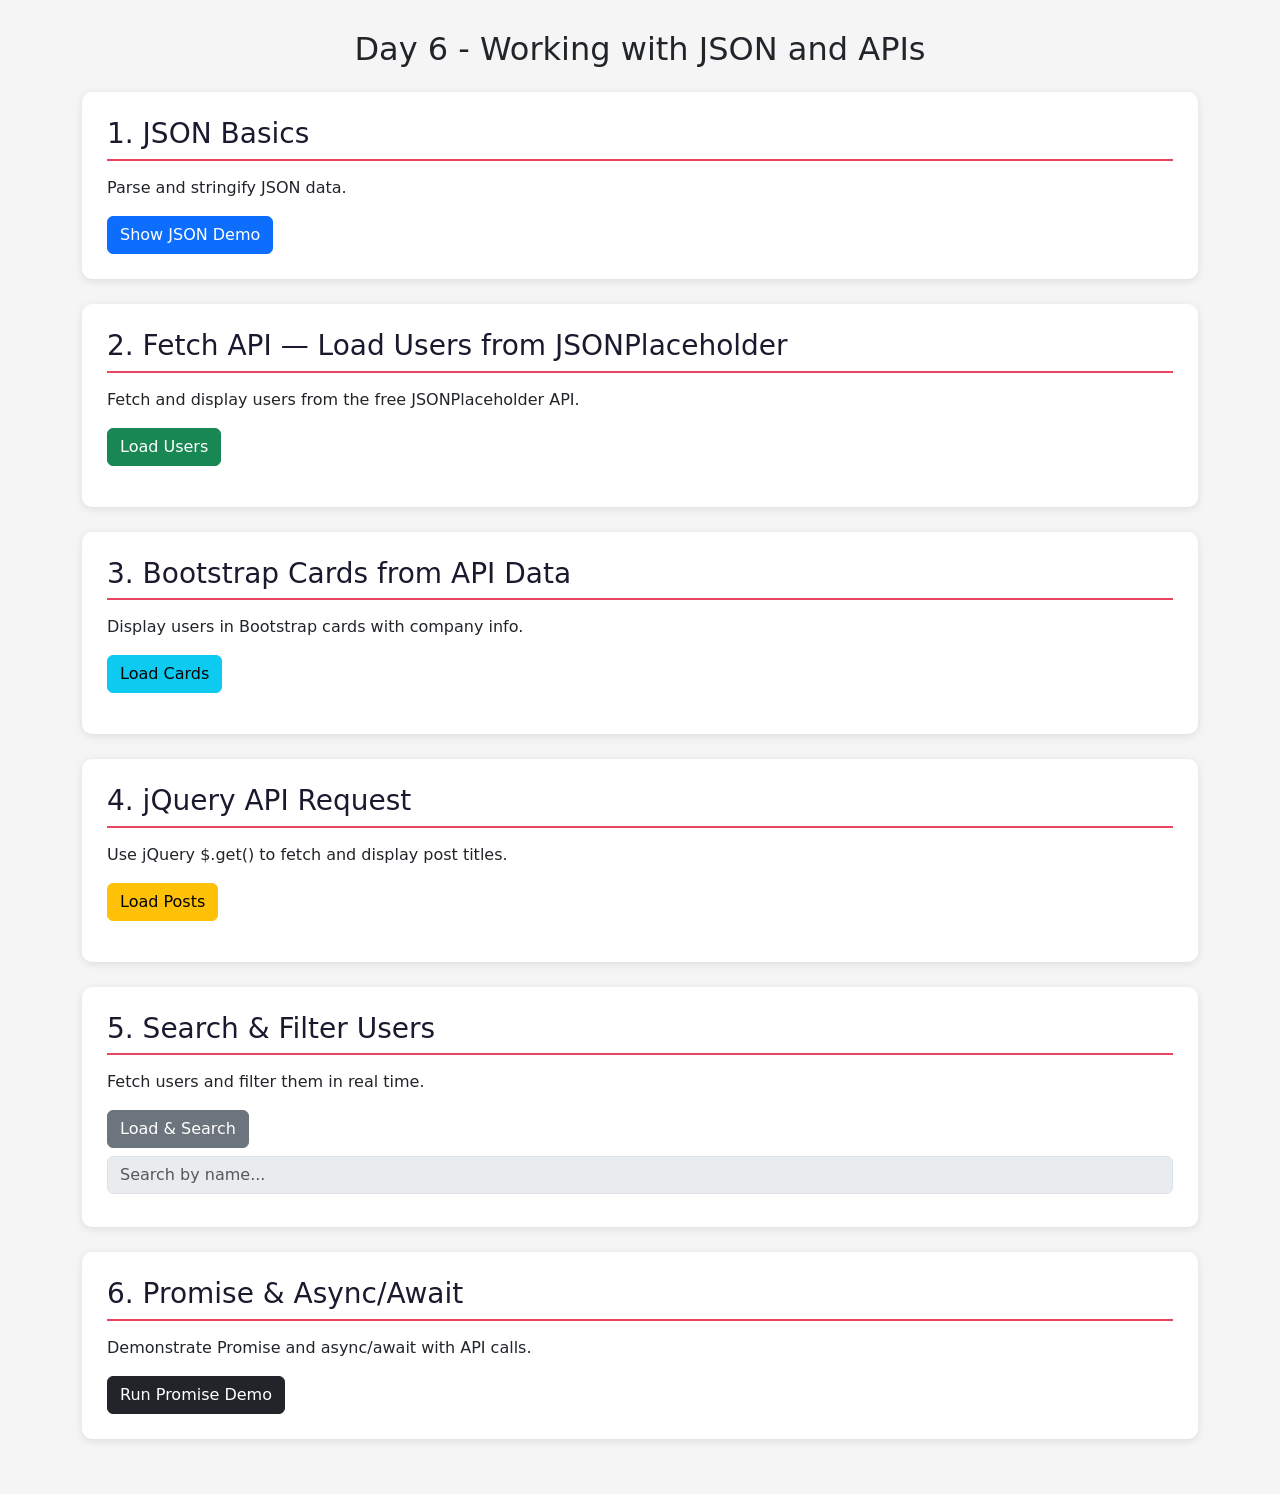
<file: 25ESKCS367/Day6/index.html>
<!DOCTYPE html>
<html lang="en">
<head>
    <meta charset="UTF-8">
    <meta name="viewport" content="width=device-width, initial-scale=1.0">
    <title>Working with JSON and APIs - Day 6</title>
    <link href="https://cdn.jsdelivr.net/npm/bootstrap@5.3.3/dist/css/bootstrap.min.css" rel="stylesheet">
    <script src="https://code.jquery.com/jquery-3.7.1.min.js"></script>
    <style>
        body { background: #f5f5f5; padding: 30px; }
        .demo-box { background: white; border-radius: 10px; padding: 25px; margin-bottom: 25px; box-shadow: 0 2px 8px rgba(0,0,0,0.1); }
        .demo-box h3 { color: #1a1a2e; margin-bottom: 15px; border-bottom: 2px solid #e94560; padding-bottom: 8px; }
        .user-card { background: #f8f9fa; border-left: 4px solid #007bff; padding: 12px; margin-bottom: 8px; border-radius: 4px; }
        .loading { color: #007bff; font-style: italic; }
        .error-msg { color: #dc3545; }
        .post-card { background: white; border: 1px solid #eee; padding: 15px; margin-bottom: 10px; border-radius: 8px; }
        .post-card h6 { color: #0f3460; }
        .json-output { background: #1a1a2e; color: #0f0; padding: 15px; border-radius: 8px; font-family: monospace; font-size: 13px; max-height: 200px; overflow-y: auto; }
    </style>
</head>
<body>
    <div class="container">
        <h2 class="text-center mb-4">Day 6 - Working with JSON and APIs</h2>

        <!-- Section 1: JSON Basics -->
        <div class="demo-box">
            <h3>1. JSON Basics</h3>
            <p>Parse and stringify JSON data.</p>
            <button class="btn btn-primary" onclick="showJsonBasics()">Show JSON Demo</button>
            <div id="jsonDemo" class="json-output mt-2" style="display:none;"></div>
        </div>

        <!-- Section 2: Fetch API - Load Users -->
        <div class="demo-box">
            <h3>2. Fetch API — Load Users from JSONPlaceholder</h3>
            <p>Fetch and display users from the free JSONPlaceholder API.</p>
            <button class="btn btn-success" onclick="loadUsers()">Load Users</button>
            <div id="loadingUsers" class="loading mt-2" style="display:none;">Loading users...</div>
            <div id="usersContainer" class="mt-3"></div>
        </div>

        <!-- Section 3: Bootstrap Cards from API -->
        <div class="demo-box">
            <h3>3. Bootstrap Cards from API Data</h3>
            <p>Display users in Bootstrap cards with company info.</p>
            <button class="btn btn-info" onclick="loadCards()">Load Cards</button>
            <div id="loadingCards" class="loading mt-2" style="display:none;">Loading cards...</div>
            <div id="cardsContainer" class="row mt-3"></div>
        </div>

        <!-- Section 4: jQuery API Request -->
        <div class="demo-box">
            <h3>4. jQuery API Request</h3>
            <p>Use jQuery $.get() to fetch and display post titles.</p>
            <button class="btn btn-warning" onclick="loadPosts()">Load Posts</button>
            <div id="loadingPosts" class="loading mt-2" style="display:none;">Loading posts...</div>
            <div id="postsContainer" class="mt-3"></div>
        </div>

        <!-- Section 5: Search Filter with API Data -->
        <div class="demo-box">
            <h3>5. Search & Filter Users</h3>
            <p>Fetch users and filter them in real time.</p>
            <button class="btn btn-secondary" onclick="loadForSearch()">Load & Search</button>
            <input type="text" id="searchUsers" class="form-control mt-2 mb-2" placeholder="Search by name..." disabled>
            <div id="searchContainer" class="mt-2"></div>
        </div>

        <!-- Section 6: Promise & Async/Await -->
        <div class="demo-box">
            <h3>6. Promise & Async/Await</h3>
            <p>Demonstrate Promise and async/await with API calls.</p>
            <button class="btn btn-dark" onclick="runPromiseDemo()">Run Promise Demo</button>
            <div id="promiseOutput" class="json-output mt-2" style="display:none;"></div>
        </div>
    </div>

    <script>
        // ===== SECTION 1: JSON Basics =====
        function showJsonBasics() {
            const student = {
                name: "Vinayak",
                branch: "CSE",
                rollno: 367,
                marks: 90,
                active: true,
                skills: ["HTML", "CSS", "JavaScript", "PHP"]
            };
            const output = document.getElementById("jsonDemo");
            output.style.display = "block";
            output.innerHTML = `
Original Object:\n${JSON.stringify(student)}\n\n
Stringified (with formatting):\n${JSON.stringify(student, null, 2)}\n\n
Parsed back from JSON:\n${JSON.stringify(JSON.parse(JSON.stringify(student)))}\n\n
Accessing name: ${student.name}\n
First skill: ${student.skills[0]}
            `;
        }

        // ===== SECTION 2: Fetch API =====
        let usersData = [];
        function loadUsers() {
            document.getElementById("loadingUsers").style.display = "block";
            document.getElementById("usersContainer").innerHTML = "";
            fetch("https://jsonplaceholder.typicode.com/users")
                .then(res => {
                    if (!res.ok) throw new Error("Network error");
                    return res.json();
                })
                .then(data => {
                    usersData = data;
                    document.getElementById("loadingUsers").style.display = "none";
                    let html = "";
                    data.forEach(u => {
                        html += `<div class="user-card">
                            <strong>${u.name}</strong> — ${u.email}<br>
                            <small>Phone: ${u.phone} | Website: ${u.website}</small>
                        </div>`;
                    });
                    document.getElementById("usersContainer").innerHTML = html;
                })
                .catch(() => {
                    document.getElementById("loadingUsers").innerHTML = '<span class="error-msg">Failed to load users</span>';
                });
        }

        // ===== SECTION 3: Bootstrap Cards =====
        function loadCards() {
            document.getElementById("loadingCards").style.display = "block";
            fetch("https://jsonplaceholder.typicode.com/users")
                .then(res => res.json())
                .then(data => {
                    document.getElementById("loadingCards").style.display = "none";
                    let html = "";
                    data.forEach(u => {
                        html += `
                        <div class="col-md-4 mb-3">
                            <div class="card h-100 shadow-sm">
                                <div class="card-body">
                                    <h5 class="card-title">${u.name}</h5>
                                    <p class="card-text">
                                        <strong>Email:</strong> ${u.email}<br>
                                        <strong>Company:</strong> ${u.company.name}<br>
                                        <strong>City:</strong> ${u.address.city}
                                    </p>
                                </div>
                                <div class="card-footer bg-transparent">
                                    <a href="mailto:${u.email}" class="btn btn-sm btn-outline-primary">Contact</a>
                                </div>
                            </div>
                        </div>`;
                    });
                    document.getElementById("cardsContainer").innerHTML = html;
                });
        }

        // ===== SECTION 4: jQuery API =====
        function loadPosts() {
            document.getElementById("loadingPosts").style.display = "block";
            $.get("https://jsonplaceholder.typicode.com/posts", function(data) {
                document.getElementById("loadingPosts").style.display = "none";
                let html = "";
                data.slice(0, 10).forEach(p => {
                    html += `<div class="post-card">
                        <h6>${p.title}</h6>
                        <small class="text-muted">${p.body.substring(0, 100)}...</small>
                    </div>`;
                });
                document.getElementById("postsContainer").innerHTML = html;
            });
        }

        // ===== SECTION 5: Search =====
        function loadForSearch() {
            document.getElementById("searchUsers").disabled = false;
            document.getElementById("searchUsers").focus();
            fetch("https://jsonplaceholder.typicode.com/users")
                .then(res => res.json())
                .then(data => {
                    usersData = data;
                    renderSearch(data);
                });
            document.getElementById("searchUsers").addEventListener("keyup", function() {
                const val = this.value.toLowerCase();
                const filtered = usersData.filter(u => u.name.toLowerCase().includes(val));
                renderSearch(filtered);
            });
        }

        function renderSearch(data) {
            let html = "";
            data.forEach(u => {
                html += `<div class="user-card">
                    <strong>${u.name}</strong> — ${u.company.name}<br>
                    <small>${u.email} | ${u.phone}</small>
                </div>`;
            });
            document.getElementById("searchContainer").innerHTML = html;
        }

        // ===== SECTION 6: Promise & Async/Await =====
        async function runPromiseDemo() {
            const output = document.getElementById("promiseOutput");
            output.style.display = "block";
            output.innerHTML = "Running Promise demo...\n";

            // Promise example
            const promise = new Promise((resolve) => {
                setTimeout(() => resolve("Promise resolved after 1 second!"), 1000);
            });
            const result = await promise;
            output.innerHTML += `\n✓ ${result}\n`;

            // Async fetch example
            try {
                output.innerHTML += `\nFetching posts with async/await...\n`;
                const res = await fetch("https://jsonplaceholder.typicode.com/posts");
                const posts = await res.json();
                output.innerHTML += `\n✓ Fetched ${posts.length} posts successfully!\n`;
                output.innerHTML += `\nFirst post: "${posts[0].title}"`;
            } catch (err) {
                output.innerHTML += `\n✗ Error: ${err.message}`;
            }
        }
    </script>
</body>
</html>
</file>
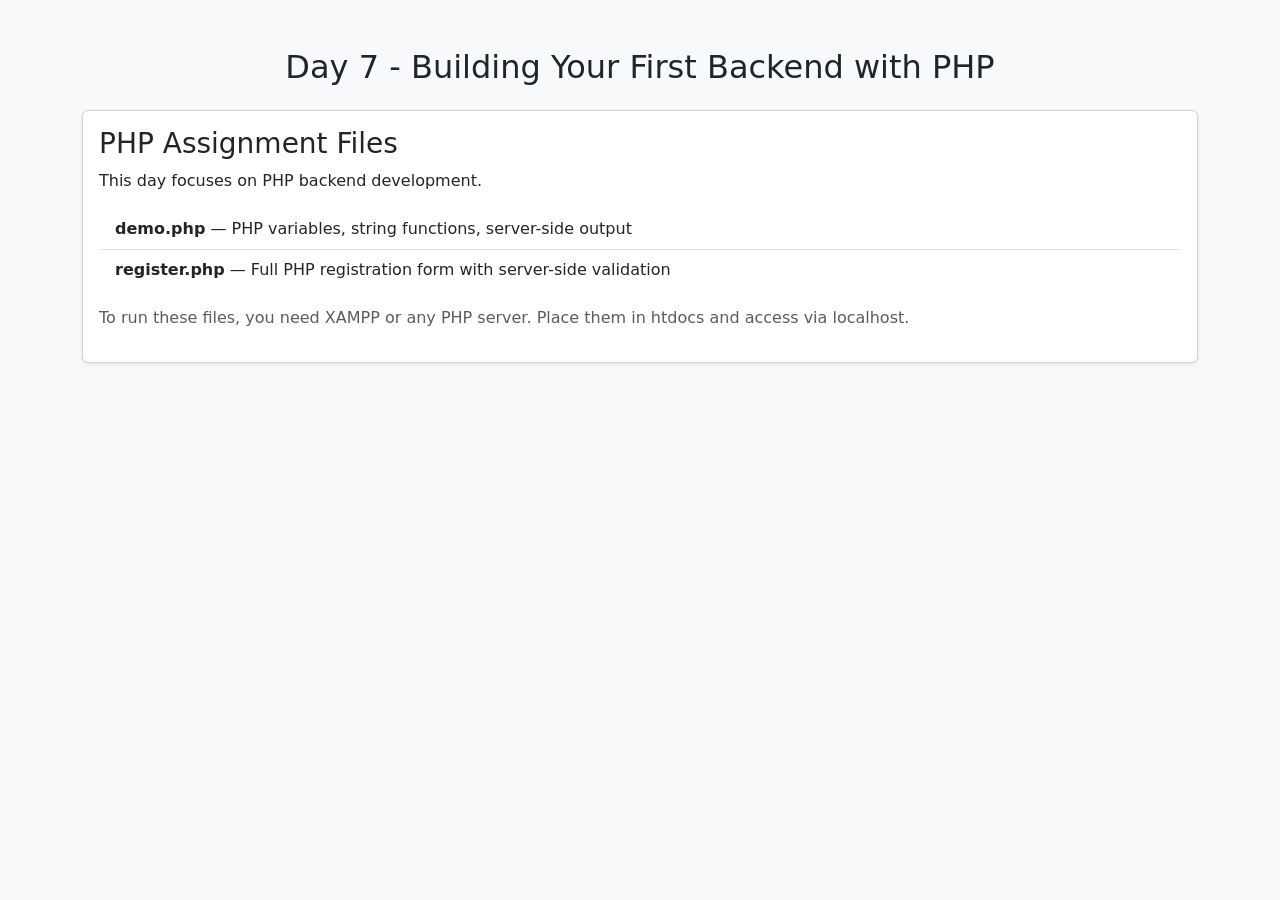
<file: 25ESKCS367/Day7/index.html>
<!DOCTYPE html>
<html lang="en">
<head>
    <meta charset="UTF-8">
    <meta name="viewport" content="width=device-width, initial-scale=1.0">
    <title>Day 7 - Building Your First Backend with PHP</title>
    <link href="https://cdn.jsdelivr.net/npm/bootstrap@5.3.3/dist/css/bootstrap.min.css" rel="stylesheet">
</head>
<body class="bg-light">
    <div class="container mt-5">
        <h2 class="text-center mb-4">Day 7 - Building Your First Backend with PHP</h2>
        <div class="card shadow-sm">
            <div class="card-body">
                <h3>PHP Assignment Files</h3>
                <p>This day focuses on PHP backend development.</p>
                <ul class="list-group list-group-flush mt-3">
                    <li class="list-group-item">
                        <strong>demo.php</strong> — PHP variables, string functions, server-side output
                    </li>
                    <li class="list-group-item">
                        <strong>register.php</strong> — Full PHP registration form with server-side validation
                    </li>
                </ul>
                <p class="mt-3 text-muted">To run these files, you need XAMPP or any PHP server. Place them in htdocs and access via localhost.</p>
            </div>
        </div>
    </div>
</body>
</html>
</file>
<file: 25ESKCS367/day1/style.css>
@import url('https://fonts.googleapis.com/css2?family=Poppins:wght@300;400;500;600;700&display=swap');

*{
    margin:0;
    padding:0;
    box-sizing:border-box;
    font-family:'Poppins',sans-serif;
}

body{
    background:linear-gradient(135deg,#1e3c72,#2a5298,#6a11cb,#2575fc);
    background-size:300% 300%;
    animation:bg 10s ease infinite;
    color:white;
    padding:40px;
}

@keyframes bg{
    0%{background-position:0% 50%;}
    50%{background-position:100% 50%;}
    100%{background-position:0% 50%;}
}

section{
    max-width:900px;
    margin:30px auto;
    padding:30px;
    background:rgba(255,255,255,0.12);
    backdrop-filter:blur(15px);
    border-radius:20px;
    box-shadow:0 15px 35px rgba(0,0,0,.35);
    transition:.4s;
}

section:hover{
    transform:translateY(-8px);
    box-shadow:0 20px 40px rgba(0,0,0,.45);
}

.profile{
    text-align:center;
}

.profile img{
    width:180px;
    height:180px;
    border-radius:50%;
    object-fit:cover;
    border:5px solid white;
    box-shadow:0 0 25px cyan;
    transition:.4s;
}

.profile img:hover{
    transform:scale(1.08) rotate(5deg);
}

.profile h1{
    margin-top:20px;
    font-size:40px;
}

.profile p{
    margin-top:10px;
    font-size:18px;
}

.contact{
    margin-top:20px;
}

.contact p{
    margin:8px 0;
    color:#dbeafe;
}

h2{
    margin-bottom:20px;
    color:#00ffff;
    border-left:5px solid cyan;
    padding-left:12px;
    font-size:30px;
}

.about p,
.passion p{
    text-align:justify;
    line-height:1.8;
    color:#f3f4f6;
}

.skills ul{
    display:flex;
    flex-wrap:wrap;
    gap:15px;
    list-style:none;
    margin-top:20px;
}

.skills li{
    background:linear-gradient(135deg,#00c6ff,#0072ff);
    padding:12px 22px;
    border-radius:30px;
    font-weight:bold;
    transition:.3s;
    cursor:pointer;
}

.skills li:hover{
    transform:scale(1.1);
    background:linear-gradient(135deg,#ff512f,#dd2476);
}

@media(max-width:768px){

    body{
        padding:20px;
    }

    section{
        padding:20px;
    }

    .profile img{
        width:140px;
        height:140px;
    }

    .profile h1{
        font-size:30px;
    }

    h2{
        font-size:25px;
    }

    .skills ul{
        justify-content:center;
    }

}
</file>
<file: 25ESKCS367/day2/style.css>
@import url('https://fonts.googleapis.com/css2?family=Poppins:wght@300;400;500;600;700&display=swap');

*{
margin:0;
padding:0;
box-sizing:border-box;
font-family:'Poppins',sans-serif;
}

body{
min-height:100vh;
display:flex;
justify-content:center;
align-items:center;
padding:40px;
background:linear-gradient(-45deg,#0f172a,#312e81,#0f172a,#4c1d95);
background-size:400% 400%;
animation:bgMove 12s ease infinite;
overflow-x:hidden;
}

@keyframes bgMove{
0%{background-position:0% 50%;}
50%{background-position:100% 50%;}
100%{background-position:0% 50%;}
}

body::before{
content:"";
position:fixed;
width:450px;
height:450px;
background:#00f5ff;
filter:blur(170px);
top:-100px;
left:-100px;
opacity:.25;
}

body::after{
content:"";
position:fixed;
width:400px;
height:400px;
background:#ff00d4;
filter:blur(170px);
bottom:-120px;
right:-120px;
opacity:.25;
}

h2{
position:absolute;
top:25px;
left:50%;
transform:translateX(-50%);
font-size:38px;
letter-spacing:3px;
color:#fff;
text-shadow:0 0 15px cyan;
}

form{
width:100%;
max-width:760px;
padding:35px;
border-radius:25px;
background:rgba(255,255,255,.08);
backdrop-filter:blur(18px);
border:2px solid rgba(255,255,255,.15);
box-shadow:0 25px 60px rgba(0,0,0,.45);
animation:float 5s ease-in-out infinite;
}

@keyframes float{
50%{transform:translateY(-8px);}
}

fieldset{
border:2px solid transparent;
border-radius:18px;
padding:25px;
margin-bottom:28px;
background:rgba(255,255,255,.03);
border-image:linear-gradient(90deg,#00e5ff,#7c3aed,#ff00cc) 1;
transition:.35s;
}

fieldset:hover{
transform:scale(1.02);
box-shadow:0 0 25px rgba(0,229,255,.3);
}

legend{
padding:0 12px;
font-size:20px;
font-weight:700;
color:#00e5ff;
text-shadow:0 0 10px #00e5ff;
}

label,span{
display:block;
margin-top:12px;
margin-bottom:6px;
font-weight:600;
color:#fff;
}

input[type=text],
input[type=email],
input[type=tel],
input[type=date],
select,
textarea{
width:100%;
padding:14px 16px;
border-radius:12px;
background:rgba(255,255,255,.08);
border:2px solid rgba(255,255,255,.12);
color:#fff;
font-size:15px;
transition:.35s;
outline:none;
}

select option{
color:#000;
}

input:focus,
select:focus,
textarea:focus{
border-color:#00e5ff;
box-shadow:0 0 18px rgba(0,229,255,.45);
transform:translateY(-2px);
}

input[type=radio],
input[type=checkbox]{
accent-color:#00e5ff;
transform:scale(1.2);
margin-right:8px;
margin-left:10px;
}

textarea{
resize:vertical;
min-height:120px;
}

input[type=submit]{
width:100%;
padding:16px;
border:none;
border-radius:50px;
background:linear-gradient(90deg,#00e5ff,#7c3aed,#ff00cc);
background-size:250% 100%;
color:#fff;
font-size:18px;
font-weight:700;
cursor:pointer;
transition:.4s;
}

input[type=submit]:hover{
background-position:100% 0;
transform:translateY(-4px);
box-shadow:0 0 25px rgba(255,0,204,.5);
}

hr{
display:none;
}

::-webkit-scrollbar{
width:10px;
}

::-webkit-scrollbar-thumb{
background:linear-gradient(#00e5ff,#ff00cc);
border-radius:20px;
}

@media(max-width:768px){
body{padding:20px;}
form{padding:20px;}
h2{
position:static;
transform:none;
text-align:center;
margin-bottom:20px;
font-size:30px;
}
}
</file>
<file: 25ESKCS367/day3/style.css>
/* ===========================================================
   SUPER LEARNERS — style.css
   Theme: Modern Blue + White + Purple Gradient
=========================================================== */

:root {
  --primary-blue: #2563eb;
  --primary-purple: #7c3aed;
  --gradient-main: linear-gradient(135deg, #2563eb 0%, #7c3aed 100%);
  --gradient-soft: linear-gradient(135deg, #eef2ff 0%, #f5f3ff 100%);
  --dark-text: #0f172a;
  --gray-text: #64748b;
  --white: #ffffff;
  --light-bg: #f8faff;
  --border-light: #e6e9f5;
  --gold: #fbbf24;
  --shadow-soft: 0 10px 30px rgba(37, 99, 235, 0.08);
  --shadow-hover: 0 20px 45px rgba(124, 58, 237, 0.18);
  --radius-lg: 24px;
  --radius-md: 16px;
  --radius-sm: 10px;
  --transition: all 0.35s ease;
}

* {
  margin: 0;
  padding: 0;
  box-sizing: border-box;
}

html {
  scroll-behavior: smooth;
}

body {
  font-family: 'Poppins', sans-serif;
  color: var(--dark-text);
  background-color: var(--white);
  overflow-x: hidden;
}

a {
  text-decoration: none;
}

section {
  padding: 100px 0;
}

.section-tag {
  display: inline-block;
  padding: 6px 18px;
  border-radius: 50px;
  background: var(--gradient-soft);
  color: var(--primary-purple);
  font-weight: 600;
  font-size: 13px;
  letter-spacing: 1px;
  text-transform: uppercase;
  margin-bottom: 14px;
}

.section-heading {
  font-weight: 700;
  font-size: 2.4rem;
  margin-bottom: 14px;
}

.section-sub {
  color: var(--gray-text);
  font-size: 1.05rem;
  max-width: 620px;
  margin: 0 auto;
}

.text-gradient {
  background: var(--gradient-main);
  -webkit-background-clip: text;
  -webkit-text-fill-color: transparent;
  background-clip: text;
}

/* ===========================================================
   PRELOADER
=========================================================== */
#preloader {
  position: fixed;
  inset: 0;
  z-index: 9999;
  background: var(--white);
  display: flex;
  align-items: center;
  justify-content: center;
  transition: opacity 0.6s ease, visibility 0.6s ease;
}

#preloader.loaded {
  opacity: 0;
  visibility: hidden;
}

.loader-ring {
  width: 60px;
  height: 60px;
  border: 5px solid var(--border-light);
  border-top: 5px solid var(--primary-purple);
  border-right: 5px solid var(--primary-blue);
  border-radius: 50%;
  animation: spin 0.9s linear infinite;
}

@keyframes spin {
  to { transform: rotate(360deg); }
}

/* ===========================================================
   NAVBAR
=========================================================== */
.navbar {
  padding: 18px 0;
  transition: var(--transition);
  background: rgba(255, 255, 255, 0.85);
  backdrop-filter: blur(14px);
}

.navbar.scrolled {
  padding: 10px 0;
  box-shadow: 0 4px 24px rgba(15, 23, 42, 0.08);
}

.navbar-brand {
  font-weight: 700;
  font-size: 1.5rem;
  color: var(--dark-text) !important;
}

.navbar-brand span {
  background: var(--gradient-main);
  -webkit-background-clip: text;
  -webkit-text-fill-color: transparent;
  background-clip: text;
}

.navbar-brand i {
  color: var(--primary-purple);
  margin-right: 6px;
}

.nav-link {
  font-weight: 500;
  color: var(--dark-text) !important;
  margin: 0 10px;
  position: relative;
}

.nav-link::after {
  content: '';
  position: absolute;
  left: 0;
  bottom: -2px;
  width: 0;
  height: 2px;
  background: var(--gradient-main);
  transition: var(--transition);
}

.nav-link:hover::after,
.nav-link.active::after {
  width: 100%;
}

.btn-outline-gradient {
  border: 2px solid var(--primary-purple);
  color: var(--primary-purple);
  font-weight: 600;
  border-radius: 50px;
  padding: 8px 22px;
  transition: var(--transition);
  background: transparent;
}

.btn-outline-gradient:hover {
  background: var(--gradient-main);
  color: var(--white);
  border-color: transparent;
}

.btn-gradient {
  background: var(--gradient-main);
  color: var(--white) !important;
  font-weight: 600;
  border-radius: 50px;
  padding: 10px 26px;
  border: none;
  transition: var(--transition);
  box-shadow: var(--shadow-soft);
}

.btn-gradient:hover {
  transform: translateY(-3px);
  box-shadow: var(--shadow-hover);
  color: var(--white) !important;
}

/* ===========================================================
   HERO SECTION
=========================================================== */
.hero {
  position: relative;
  padding: 160px 0 100px;
  overflow: hidden;
  background: var(--gradient-soft);
}

.hero-blob {
  position: absolute;
  border-radius: 50%;
  filter: blur(80px);
  opacity: 0.45;
  z-index: 0;
  animation: float 8s ease-in-out infinite;
}

.blob-1 {
  width: 380px;
  height: 380px;
  background: var(--primary-blue);
  top: -80px;
  right: -80px;
}

.blob-2 {
  width: 300px;
  height: 300px;
  background: var(--primary-purple);
  bottom: -60px;
  left: -60px;
  animation-delay: 2s;
}

@keyframes float {
  0%, 100% { transform: translateY(0) scale(1); }
  50% { transform: translateY(-30px) scale(1.05); }
}

.hero .container {
  position: relative;
  z-index: 1;
}

.hero-badge {
  display: inline-flex;
  align-items: center;
  gap: 8px;
  background: var(--white);
  padding: 8px 18px;
  border-radius: 50px;
  box-shadow: var(--shadow-soft);
  font-weight: 600;
  font-size: 13px;
  color: var(--primary-purple);
  margin-bottom: 22px;
}

.hero h1 {
  font-weight: 700;
  font-size: 3.4rem;
  line-height: 1.15;
  margin-bottom: 20px;
}

.hero p.lead {
  color: var(--gray-text);
  font-size: 1.15rem;
  margin-bottom: 32px;
  max-width: 520px;
}

.hero-stats {
  display: flex;
  gap: 40px;
  margin-top: 50px;
}

.hero-stats h3 {
  font-weight: 700;
  font-size: 1.8rem;
  margin-bottom: 0;
}

.hero-stats span {
  color: var(--gray-text);
  font-size: 0.9rem;
}

.hero-illustration {
  position: relative;
}

.hero-card-float {
  position: absolute;
  background: rgba(255, 255, 255, 0.75);
  backdrop-filter: blur(16px);
  border: 1px solid rgba(255, 255, 255, 0.6);
  border-radius: var(--radius-md);
  padding: 14px 18px;
  box-shadow: var(--shadow-soft);
  display: flex;
  align-items: center;
  gap: 12px;
  animation: floatCard 5s ease-in-out infinite;
}

.hero-card-float i {
  width: 42px;
  height: 42px;
  display: flex;
  align-items: center;
  justify-content: center;
  border-radius: 12px;
  background: var(--gradient-main);
  color: var(--white);
  font-size: 1.1rem;
}

.card-float-1 { top: 10%; left: -5%; }
.card-float-2 { bottom: 12%; right: -6%; animation-delay: 1.5s; }

@keyframes floatCard {
  0%, 100% { transform: translateY(0); }
  50% { transform: translateY(-18px); }
}

.hero-main-visual {
  width: 100%;
  border-radius: var(--radius-lg);
  background: var(--gradient-main);
  aspect-ratio: 1/1;
  display: flex;
  align-items: center;
  justify-content: center;
  box-shadow: var(--shadow-hover);
  position: relative;
}

.hero-main-visual i {
  font-size: 8rem;
  color: rgba(255, 255, 255, 0.9);
}

/* ===========================================================
   COURSE / SERVICE CARDS
=========================================================== */
.glass-card {
  background: rgba(255, 255, 255, 0.7);
  backdrop-filter: blur(10px);
  border: 1px solid var(--border-light);
  border-radius: var(--radius-md);
  padding: 30px 26px;
  height: 100%;
  transition: var(--transition);
  box-shadow: var(--shadow-soft);
}

.glass-card:hover {
  transform: translateY(-10px);
  box-shadow: var(--shadow-hover);
  border-color: transparent;
}

.card-icon {
  width: 60px;
  height: 60px;
  border-radius: 16px;
  background: var(--gradient-main);
  display: flex;
  align-items: center;
  justify-content: center;
  font-size: 1.6rem;
  color: var(--white);
  margin-bottom: 20px;
  transition: var(--transition);
}

.glass-card:hover .card-icon {
  transform: rotate(-8deg) scale(1.08);
}

.glass-card h5 {
  font-weight: 700;
  margin-bottom: 10px;
}

.glass-card p {
  color: var(--gray-text);
  font-size: 0.92rem;
  margin-bottom: 18px;
}

.card-meta {
  display: flex;
  gap: 14px;
  font-size: 0.8rem;
  color: var(--primary-purple);
  font-weight: 600;
  margin-bottom: 18px;
}

.card-meta span i {
  margin-right: 4px;
}

.btn-card {
  border: none;
  background: var(--gradient-soft);
  color: var(--primary-purple);
  font-weight: 600;
  font-size: 0.85rem;
  padding: 8px 18px;
  border-radius: 50px;
  transition: var(--transition);
}

.btn-card:hover {
  background: var(--gradient-main);
  color: var(--white);
}

.bg-light-section {
  background: var(--light-bg);
}

/* ===========================================================
   WHY CHOOSE US
=========================================================== */
.why-icon-card {
  text-align: center;
  padding: 34px 20px;
  border-radius: var(--radius-md);
  transition: var(--transition);
}

.why-icon-card:hover {
  background: var(--white);
  box-shadow: var(--shadow-soft);
  transform: translateY(-6px);
}

.why-icon {
  width: 70px;
  height: 70px;
  margin: 0 auto 18px;
  border-radius: 50%;
  background: var(--gradient-soft);
  display: flex;
  align-items: center;
  justify-content: center;
  font-size: 1.7rem;
  color: var(--primary-purple);
  transition: var(--transition);
}

.why-icon-card:hover .why-icon {
  background: var(--gradient-main);
  color: var(--white);
}

.why-icon-card h6 {
  font-weight: 700;
  margin-bottom: 8px;
}

.why-icon-card p {
  color: var(--gray-text);
  font-size: 0.85rem;
}

/* ===========================================================
   TEAM
=========================================================== */
.team-card {
  text-align: center;
  border-radius: var(--radius-md);
  overflow: hidden;
  background: var(--white);
  box-shadow: var(--shadow-soft);
  transition: var(--transition);
}

.team-card:hover {
  transform: translateY(-8px);
  box-shadow: var(--shadow-hover);
}

.team-img {
  height: 240px;
  background: var(--gradient-main);
  display: flex;
  align-items: center;
  justify-content: center;
  color: rgba(255, 255, 255, 0.85);
  font-size: 4.5rem;
  position: relative;
}

.team-info {
  padding: 22px;
}

.team-info h5 {
  font-weight: 700;
  margin-bottom: 4px;
}

.team-info span {
  color: var(--primary-purple);
  font-size: 0.85rem;
  font-weight: 600;
}

.team-social {
  margin-top: 14px;
  display: flex;
  gap: 10px;
  justify-content: center;
}

.team-social a {
  width: 34px;
  height: 34px;
  border-radius: 50%;
  display: flex;
  align-items: center;
  justify-content: center;
  background: var(--gradient-soft);
  color: var(--primary-purple);
  transition: var(--transition);
}

.team-social a:hover {
  background: var(--gradient-main);
  color: var(--white);
}

/* ===========================================================
   TESTIMONIALS
=========================================================== */
.testimonial-card {
  background: var(--white);
  border-radius: var(--radius-lg);
  padding: 50px;
  box-shadow: var(--shadow-soft);
  text-align: center;
  max-width: 720px;
  margin: 0 auto;
}

.testimonial-img {
  width: 80px;
  height: 80px;
  border-radius: 50%;
  background: var(--gradient-main);
  display: flex;
  align-items: center;
  justify-content: center;
  color: var(--white);
  font-size: 1.8rem;
  margin: 0 auto 18px;
}

.testimonial-stars {
  color: var(--gold);
  margin-bottom: 14px;
}

.testimonial-text {
  font-size: 1.05rem;
  color: var(--dark-text);
  font-style: italic;
  margin-bottom: 20px;
}

.testimonial-name {
  font-weight: 700;
}

.testimonial-role {
  color: var(--gray-text);
  font-size: 0.85rem;
}

.carousel-indicators button {
  background-color: var(--primary-purple) !important;
}

/* ===========================================================
   CONTACT
=========================================================== */
.contact-form-card {
  background: var(--white);
  border-radius: var(--radius-lg);
  padding: 40px;
  box-shadow: var(--shadow-soft);
}

.form-control {
  border-radius: var(--radius-sm);
  border: 1px solid var(--border-light);
  padding: 12px 16px;
  font-size: 0.92rem;
  margin-bottom: 18px;
}

.form-control:focus {
  border-color: var(--primary-purple);
  box-shadow: 0 0 0 3px rgba(124, 58, 237, 0.12);
}

.contact-info-card {
  background: var(--gradient-main);
  border-radius: var(--radius-lg);
  padding: 40px;
  color: var(--white);
  height: 100%;
}

.contact-info-item {
  display: flex;
  align-items: flex-start;
  gap: 16px;
  margin-bottom: 26px;
}

.contact-info-item i {
  width: 44px;
  height: 44px;
  min-width: 44px;
  border-radius: 12px;
  background: rgba(255, 255, 255, 0.18);
  display: flex;
  align-items: center;
  justify-content: center;
  font-size: 1.1rem;
}

.map-placeholder {
  border-radius: var(--radius-md);
  overflow: hidden;
  height: 220px;
  background: var(--light-bg);
  display: flex;
  align-items: center;
  justify-content: center;
  color: var(--gray-text);
  border: 1px dashed var(--border-light);
  margin-top: 24px;
}

/* ===========================================================
   FOOTER
=========================================================== */
footer {
  background: #0b1024;
  color: rgba(255, 255, 255, 0.7);
  padding: 70px 0 20px;
}

footer h5, footer h6 {
  color: var(--white);
  font-weight: 700;
  margin-bottom: 18px;
}

footer .footer-brand {
  font-size: 1.4rem;
  font-weight: 700;
  color: var(--white);
}

footer .footer-brand span {
  background: var(--gradient-main);
  -webkit-background-clip: text;
  -webkit-text-fill-color: transparent;
  background-clip: text;
}

footer ul {
  list-style: none;
}

footer ul li {
  margin-bottom: 10px;
}

footer ul li a {
  color: rgba(255, 255, 255, 0.65);
  transition: var(--transition);
  font-size: 0.9rem;
}

footer ul li a:hover {
  color: var(--white);
  padding-left: 4px;
}

.footer-social a {
  width: 38px;
  height: 38px;
  border-radius: 50%;
  background: rgba(255, 255, 255, 0.08);
  display: inline-flex;
  align-items: center;
  justify-content: center;
  color: var(--white);
  margin-right: 8px;
  transition: var(--transition);
}

.footer-social a:hover {
  background: var(--gradient-main);
  transform: translateY(-4px);
}

.footer-bottom {
  border-top: 1px solid rgba(255, 255, 255, 0.1);
  margin-top: 50px;
  padding-top: 22px;
  font-size: 0.85rem;
}

.footer-bottom a {
  color: rgba(255, 255, 255, 0.6);
}

.footer-bottom a:hover {
  color: var(--white);
}

/* ===========================================================
   BACK TO TOP
=========================================================== */
#backToTop {
  position: fixed;
  bottom: 30px;
  right: 30px;
  width: 46px;
  height: 46px;
  border-radius: 50%;
  background: var(--gradient-main);
  color: var(--white);
  border: none;
  display: flex;
  align-items: center;
  justify-content: center;
  font-size: 1.2rem;
  box-shadow: var(--shadow-hover);
  opacity: 0;
  visibility: hidden;
  transform: translateY(20px);
  transition: var(--transition);
  z-index: 999;
}

#backToTop.show {
  opacity: 1;
  visibility: visible;
  transform: translateY(0);
}

/* ===========================================================
   SCROLL REVEAL
=========================================================== */
.reveal {
  opacity: 0;
  transform: translateY(40px);
  transition: opacity 0.7s ease, transform 0.7s ease;
}

.reveal.active {
  opacity: 1;
  transform: translateY(0);
}

/* ===========================================================
   RESPONSIVE
=========================================================== */
@media (max-width: 991px) {
  .hero h1 { font-size: 2.5rem; }
  .hero-illustration { margin-top: 50px; }
  section { padding: 70px 0; }
  .hero { padding: 130px 0 60px; }
  .hero-card-float { display: none; }
}

@media (max-width: 576px) {
  .hero h1 { font-size: 2rem; }
  .hero-stats { flex-wrap: wrap; gap: 24px; }
  .section-heading { font-size: 1.8rem; }
  .contact-form-card, .contact-info-card { padding: 26px; }
}
</file>
<file: 25ESKCS367/Day5/style.css>
:root{
  --ink:#12173A;
  --indigo:#2A2F73;
  --plum:#5B2A6E;
  --gold:#E8A94C;
  --parchment:#FAF6EC;
  --slate:#232338;
  --line: rgba(18,23,58,0.12);
}

*{ box-sizing:border-box; }

body{
  font-family:'Inter', sans-serif;
  color:var(--slate);
  min-height:100vh;
  margin:0;
  background: linear-gradient(120deg, var(--ink), var(--indigo), var(--plum), var(--indigo), var(--ink));
  background-size: 400% 400%;
  animation: driftGradient 22s ease infinite;
}

@keyframes driftGradient{
  0%{ background-position: 0% 50%; }
  50%{ background-position: 100% 50%; }
  100%{ background-position: 0% 50%; }
}

@media (prefers-reduced-motion: reduce){
  body{ animation: none; }
}

/* ---------- Hero ---------- */
.hero{
  padding: 64px 0 36px;
  text-align:center;
  color: var(--parchment);
}
.hero .eyebrow{
  font-family:'JetBrains Mono', monospace;
  letter-spacing: 0.35em;
  font-size: 0.7rem;
  text-transform: uppercase;
  color: var(--gold);
  margin-bottom: 14px;
}
.hero h1{
  font-family:'Fraunces', serif;
  font-weight:700;
  font-size: clamp(2.2rem, 5vw, 3.6rem);
  margin: 0 0 10px;
}
.hero p{
  color: rgba(250,246,236,0.72);
  max-width: 520px;
  margin: 0 auto;
  font-size: 0.98rem;
}

/* ---------- Control panel ---------- */
.control-panel{
  background: rgba(250,246,236,0.96);
  border-radius: 18px;
  padding: 22px 24px;
  box-shadow: 0 20px 50px rgba(0,0,0,0.35);
  position: sticky;
  top: 14px;
  z-index: 50;
  border: 1px solid rgba(255,255,255,0.4);
}
.control-label{
  font-family:'JetBrains Mono', monospace;
  font-size: 0.68rem;
  letter-spacing: 0.14em;
  text-transform: uppercase;
  color: var(--indigo);
  margin-bottom: 6px;
  display:block;
}
.form-control, .form-select{
  border: 1px solid var(--line);
  border-radius: 10px;
  padding: 10px 14px;
  font-size: 0.92rem;
}
.form-control:focus, .form-select:focus{
  border-color: var(--indigo);
  box-shadow: 0 0 0 3px rgba(42,47,115,0.15);
}

.cgpa-chip{
  font-family:'JetBrains Mono', monospace;
  font-size: 0.8rem;
  font-weight:600;
  border: 1px solid var(--indigo);
  color: var(--indigo);
  background: transparent;
  border-radius: 999px;
  padding: 7px 16px;
  transition: all 0.2s ease;
  cursor:pointer;
}
.cgpa-chip:hover{
  background: var(--indigo);
  color: var(--parchment);
  transform: translateY(-2px);
}
.cgpa-chip.active{
  background: var(--gold);
  border-color: var(--gold);
  color: var(--ink);
}

.result-count{
  font-family:'JetBrains Mono', monospace;
  font-size: 0.8rem;
  color: rgba(250,246,236,0.75);
}

/* ---------- Card grid ---------- */
.card-grid{
  padding: 34px 0 80px;
}

.id-card{
  background: var(--parchment);
  border-radius: 16px;
  position: relative;
  padding: 26px 22px 20px;
  box-shadow: 0 12px 30px rgba(0,0,0,0.25);
  transition: transform 0.28s ease, box-shadow 0.28s ease;
  border: 1px solid rgba(255,255,255,0.5);
  height: 100%;
  overflow:hidden;
}
.id-card::before{
  /* perforated top edge */
  content:"";
  position:absolute;
  top:0; left:0; right:0;
  height: 3px;
  background-image: radial-gradient(circle, var(--ink) 1.5px, transparent 1.6px);
  background-size: 12px 3px;
  background-repeat: repeat-x;
  opacity: 0.18;
}
.id-card:hover{
  transform: translateY(-8px) scale(1.015);
  box-shadow: 0 26px 50px rgba(0,0,0,0.4);
}

.punch-hole{
  position:absolute;
  top: 14px; right: 18px;
  width: 14px; height:14px;
  border-radius:50%;
  background: rgba(18,23,58,0.85);
  box-shadow: inset 0 2px 3px rgba(0,0,0,0.5);
}

.avatar-badge{
  width: 58px; height:58px;
  border-radius: 50%;
  display:flex; align-items:center; justify-content:center;
  font-family:'Fraunces', serif;
  font-weight:700;
  font-size: 1.3rem;
  color: var(--parchment);
  background: linear-gradient(135deg, var(--indigo), var(--plum));
  flex-shrink:0;
  transition: transform 0.3s ease;
}
.id-card:hover .avatar-badge{
  transform: rotate(-6deg) scale(1.06);
}

.stu-name{
  font-family:'Fraunces', serif;
  font-weight:600;
  font-size: 1.18rem;
  margin: 0 0 2px;
  color: var(--ink);
}
.stu-id{
  font-family:'JetBrains Mono', monospace;
  font-size: 0.78rem;
  color: rgba(35,35,56,0.6);
  letter-spacing: 0.03em;
}
.stu-dept{
  font-size: 0.82rem;
  color: rgba(35,35,56,0.65);
  margin-top: 4px;
}

.cgpa-seal{
  position:absolute;
  bottom: 18px; right: 18px;
  width: 54px; height:54px;
  border-radius:50%;
  display:flex; flex-direction:column; align-items:center; justify-content:center;
  font-family:'JetBrains Mono', monospace;
  font-weight:700;
  color: var(--ink);
  border: 2px dashed rgba(18,23,58,0.35);
  line-height: 1;
}
.cgpa-seal .num{ font-size: 1.05rem; }
.cgpa-seal .lbl{ font-size: 0.5rem; letter-spacing: 0.08em; opacity: 0.7; margin-top:2px;}
.seal-gold{ background: radial-gradient(circle at 35% 30%, #FCE3AE, var(--gold)); border-color: transparent; }
.seal-silver{ background: radial-gradient(circle at 35% 30%, #F1F1F5, #C9CBD8); border-color: transparent; }
.seal-bronze{ background: radial-gradient(circle at 35% 30%, #E9C7A9, #C6905F); border-color: transparent; }

.toggle-details-btn{
  font-family:'JetBrains Mono', monospace;
  font-size: 0.72rem;
  letter-spacing: 0.08em;
  text-transform: uppercase;
  color: var(--indigo);
  background: none;
  border: none;
  padding: 0;
  margin-top: 14px;
  display:inline-flex;
  align-items:center;
  gap: 6px;
  cursor:pointer;
}
.toggle-details-btn .arrow{
  transition: transform 0.25s ease;
  display:inline-block;
}
.toggle-details-btn.open .arrow{
  transform: rotate(180deg);
}

.details-panel{
  display:none;
  margin-top: 14px;
  padding-top: 14px;
  border-top: 1px dashed rgba(18,23,58,0.2);
  font-size: 0.86rem;
}
.details-panel dt{
  font-family:'JetBrains Mono', monospace;
  font-size: 0.68rem;
  text-transform: uppercase;
  letter-spacing: 0.06em;
  color: rgba(35,35,56,0.5);
  margin-top: 8px;
}
.details-panel dd{ margin: 2px 0 0; }
.skill-tag{
  display:inline-block;
  font-size: 0.72rem;
  background: rgba(42,47,115,0.08);
  color: var(--indigo);
  border-radius: 999px;
  padding: 3px 10px;
  margin: 3px 4px 0 0;
}

.empty-state{
  text-align:center;
  color: rgba(250,246,236,0.85);
  padding: 60px 20px;
  font-family:'Fraunces', serif;
  font-size: 1.3rem;
}
.empty-state .sub{
  font-family:'Inter', sans-serif;
  font-size: 0.9rem;
  color: rgba(250,246,236,0.6);
  margin-top: 6px;
}
</file>
